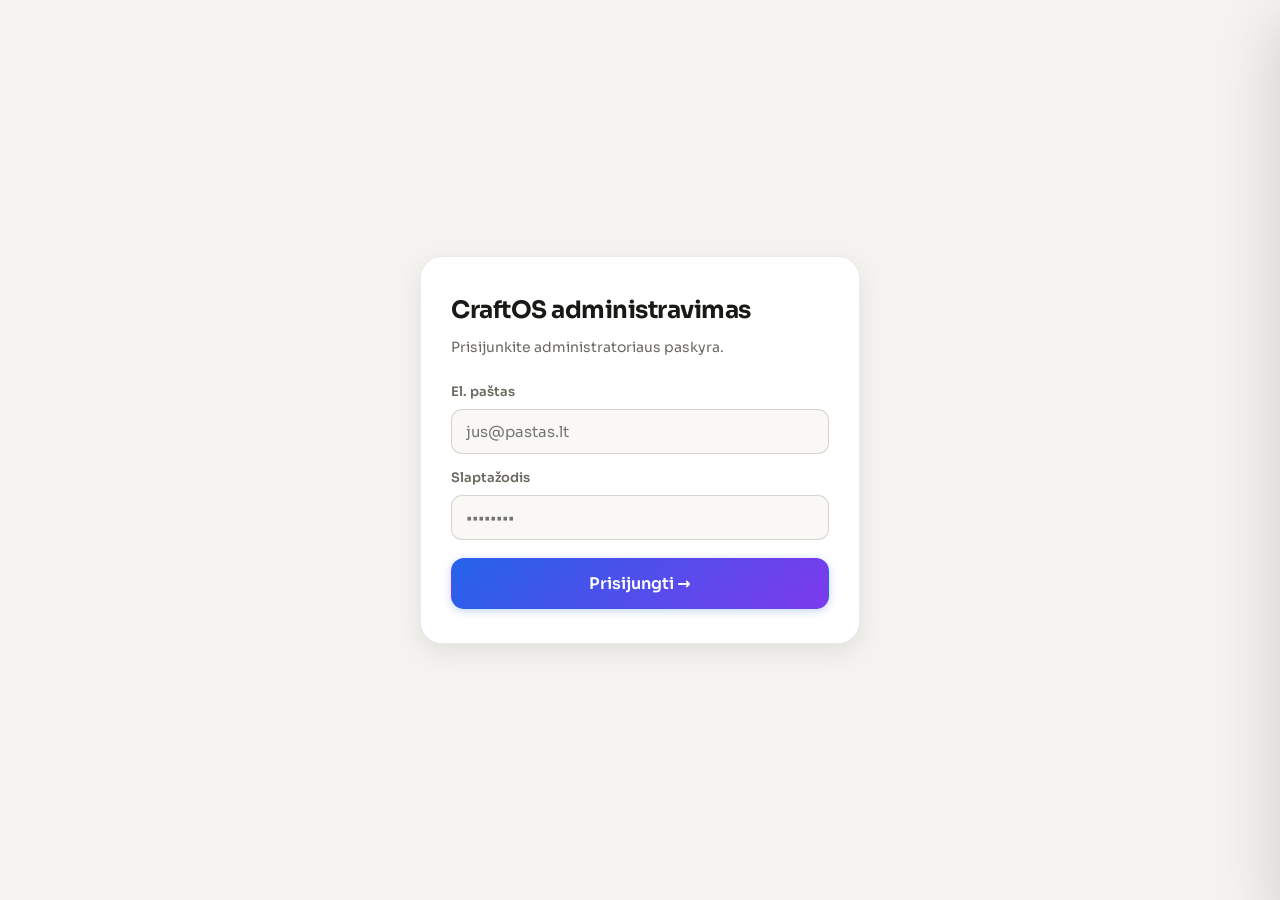
<file: admin/index.html>
<!DOCTYPE html>
<html lang="lt">
<head>
<meta charset="UTF-8">
<meta name="viewport" content="width=device-width, initial-scale=1.0">
<title>CraftOS — Administravimas</title>
<link rel="icon" type="image/png" href="../shared/craftos-favicon.png">
<link href="https://fonts.googleapis.com/css2?family=Sora:wght@300;400;500;600;700&family=IBM+Plex+Mono:wght@400;500&display=swap" rel="stylesheet">
<link rel="stylesheet" href="../fabsuite/styles.css">
<script src="../config.js"></script>
<style>
  body{overflow-x:hidden}
  .topbar{position:sticky;top:0;z-index:40;background:var(--surface);border-bottom:1px solid var(--border);padding:0}
  .topbar .wrap{display:flex;align-items:center;gap:14px;height:60px;max-width:1200px}
  .topbar .who{margin-left:auto;font-size:13px;color:var(--muted)}
  .page{max-width:1200px;margin:0 auto;padding:24px 22px 80px}
  .stats{display:grid;grid-template-columns:repeat(6,1fr);gap:12px;margin-bottom:26px}
  @media(max-width:900px){.stats{grid-template-columns:repeat(2,1fr)}}
  .stat{background:var(--surface);border:1px solid var(--border);border-radius:var(--r);padding:16px}
  .stat .n{font-size:28px;font-weight:700;letter-spacing:-.02em;line-height:1}
  .stat .l{font-size:12px;color:var(--muted);margin-top:6px}
  .stat.accent{background:linear-gradient(135deg,var(--blue),var(--purple));color:#fff;border:0}
  .stat.accent .l{color:rgba(255,255,255,.85)}
  .toolbar{display:flex;gap:10px;align-items:center;margin-bottom:14px;flex-wrap:wrap}
  .toolbar input,.toolbar select{padding:10px 12px;border-radius:10px}
  .toolbar input{flex:1;min-width:200px}
  table{width:100%;border-collapse:collapse;background:var(--surface);border:1px solid var(--border);border-radius:var(--r);overflow:hidden}
  th,td{text-align:left;padding:12px 14px;font-size:13.5px;border-bottom:1px solid var(--border)}
  th{font-size:11px;text-transform:uppercase;letter-spacing:.06em;color:var(--hint);font-weight:600;background:var(--surface2)}
  tbody tr{cursor:pointer}
  tbody tr:hover{background:var(--surface2)}
  td .mono{font-size:12px;color:var(--muted)}
  .empty{padding:40px;text-align:center;color:var(--hint)}
  /* drawer */
  .scrim{position:fixed;inset:0;background:rgba(0,0,0,.45);z-index:60;display:none}
  .scrim.show{display:block}
  .drawer{position:fixed;top:0;right:0;height:100%;width:min(560px,100%);background:var(--bg);z-index:61;
    box-shadow:var(--sh3);transform:translateX(100%);transition:transform .2s;overflow-y:auto;padding:24px}
  .drawer.show{transform:none}
  .drawer h2{font-size:22px;letter-spacing:-.02em}
  .drawer .close{position:absolute;top:18px;right:18px;font-size:22px;background:none;border:0;color:var(--muted);cursor:pointer}
  .act{background:var(--surface);border:1px solid var(--border);border-radius:var(--r);padding:16px;margin-top:12px}
  .act h4{font-size:14px;margin-bottom:4px}
  .act p{font-size:12.5px;color:var(--muted);margin-bottom:10px}
  .act .row2{display:flex;gap:8px;align-items:center}
  .danger-zone{border-color:var(--red-t)}
  details summary{cursor:pointer;font-size:13px;color:var(--muted);padding:8px 0}
  .kv{display:flex;justify-content:space-between;gap:12px;font-size:13.5px;padding:7px 0;border-bottom:1px dashed var(--border)}
  .kv .k{color:var(--muted)}
  .toast{position:fixed;bottom:22px;left:50%;transform:translateX(-50%);background:var(--text);color:var(--bg);
    padding:12px 18px;border-radius:11px;font-size:14px;font-weight:600;z-index:200;box-shadow:var(--sh3);opacity:0;transition:opacity .2s;pointer-events:none}
  .toast.show{opacity:1}
  .log-item{font-size:12.5px;color:var(--muted);padding:6px 0;border-bottom:1px dashed var(--border)}
  .log-item b{color:var(--text)}
</style>
</head>
<body>

<!-- LOGIN -->
<div class="shell" id="login">
  <div class="panel">
    <h2>CraftOS administravimas</h2>
    <div class="sub">Prisijunkite administratoriaus paskyra.</div>
    <label>El. paštas</label>
    <input id="le" type="email" autocomplete="username" placeholder="jus@pastas.lt">
    <label>Slaptažodis</label>
    <input id="lp" type="password" autocomplete="current-password" placeholder="••••••••">
    <div class="err" id="lerr"></div>
    <button class="btn btn-primary btn-block btn-lg" id="lgo" style="margin-top:18px" onclick="doLogin()">Prisijungti →</button>
  </div>
</div>

<!-- APP -->
<div id="app" style="display:none">
  <div class="topbar"><div class="wrap" style="margin:0 auto;padding:0 22px">
    <a class="brand" href="#" onclick="refreshAll();return false"><img class="brand-logo" src="../shared/craftos-icon.png" alt="CraftOS" style="height:22px;display:inline-block;vertical-align:middle"> Administravimas</a>
    <div class="who"><span id="me"></span> · <a href="#" onclick="logout();return false" style="color:var(--blue)">Atsijungti</a></div>
  </div></div>

  <div class="page">
    <div class="stats" id="stats"></div>

    <h3 style="font-size:18px;margin:0 0 12px">Klientai</h3>
    <div class="toolbar">
      <input id="search" placeholder="Ieškoti pagal pavadinimą, kodą ar el. paštą…" oninput="debouncedLoad()">
      <select id="status" onchange="loadOrgs()">
        <option value="">Visi statusai</option>
        <option value="active">Aktyvūs</option>
        <option value="trialing">Bandymas</option>
        <option value="past_due">Vėluoja mokėjimas</option>
        <option value="canceled">Atšaukti</option>
        <option value="unpaid">Neapmokėti</option>
        <option value="none">Be plano</option>
        <option value="comp">Nemokama prieiga</option>
      </select>
      <button class="btn" onclick="loadOrgs()">↻ Atnaujinti</button>
    </div>
    <table>
      <thead><tr><th>Įmonė</th><th>Kodas</th><th>Vadovas</th><th>Planas</th><th>Statusas</th><th>Galioja iki</th></tr></thead>
      <tbody id="rows"><tr><td colspan="6" class="empty">Kraunama…</td></tr></tbody>
    </table>
    <div id="more" style="text-align:center;margin-top:14px"></div>

    <h3 style="font-size:18px;margin:30px 0 12px">Paskutiniai veiksmai</h3>
    <div class="card" id="activity"><div class="empty">—</div></div>
  </div>
</div>

<div class="scrim" id="scrim" onclick="closeDrawer()"></div>
<div class="drawer" id="drawer"></div>
<div class="toast" id="toast"></div>

<script>
var CFG = window.FAB_CONFIG || {};
var URL_ = CFG.SUPABASE_URL, KEY = CFG.SUPABASE_ANON_KEY;
var SESSION = null;
try { SESSION = JSON.parse(localStorage.getItem("fab_admin_session") || "null"); } catch(e){}

function toast(m){ var t=document.getElementById("toast"); t.textContent=m; t.classList.add("show"); setTimeout(function(){t.classList.remove("show");},2200); }
function esc(s){ return String(s==null?"":s).replace(/[&<>"]/g,function(c){return {"&":"&amp;","<":"&lt;",">":"&gt;",'"':"&quot;"}[c];}); }
function fmtDate(iso){ if(!iso) return "—"; try{ return new Date(iso).toLocaleDateString("lt-LT"); }catch(e){ return "—"; } }
function fmtDateTime(iso){ try{ return new Date(iso).toLocaleString("lt-LT"); }catch(e){ return iso; } }

var STATUS = {
  active:["green","Aktyvi"], trialing:["green","Bandymas"], past_due:["amber","Vėluoja"],
  unpaid:["red","Neapmokėta"], canceled:["red","Atšaukta"], none:["grey","Be plano"], incomplete:["grey","Nebaigta"],
};
function pill(o){
  if(o.comp) return '<span class="pill green">Nemokama</span>';
  var m = STATUS[o.status] || ["grey", o.status||"—"];
  return '<span class="pill '+m[0]+'">'+m[1]+'</span>';
}
function planName(p){ return p==="suite"?"CraftOS (abu)":p==="nesting"?"Nesting":p==="db"?"DB":"—"; }

// ── auth + api ──
async function signIn(email, pw){
  var r = await fetch(URL_+"/auth/v1/token?grant_type=password", {
    method:"POST", headers:{apikey:KEY,"Content-Type":"application/json"},
    body: JSON.stringify({email:email, password:pw}),
  });
  return r.json();
}
async function api(action, params){
  if(!SESSION) throw new Error("Neprisijungta");
  var r = await fetch(URL_+"/functions/v1/admin", {
    method:"POST",
    headers:{apikey:KEY,"Authorization":"Bearer "+SESSION.access,"Content-Type":"application/json"},
    body: JSON.stringify(Object.assign({action:action}, params||{})),
  });
  var d = await r.json().catch(function(){return {};});
  if(!r.ok) throw new Error(d.error || ("Klaida "+r.status));
  return d;
}

async function doLogin(){
  var e=document.getElementById("le").value.trim(), p=document.getElementById("lp").value;
  var err=document.getElementById("lerr"); err.classList.remove("show");
  var b=document.getElementById("lgo"); b.disabled=true; b.innerHTML='<span class="spin"></span> Jungiamasi…';
  try{
    var res = await signIn(e,p);
    if(!res.access_token){ err.textContent="Neteisingas el. paštas arba slaptažodis."; err.classList.add("show"); return; }
    SESSION = { access:res.access_token, refresh:res.refresh_token, email:res.user&&res.user.email };
    localStorage.setItem("fab_admin_session", JSON.stringify(SESSION));
    await enter();
  }catch(ex){ err.textContent="Klaida: "+ex.message; err.classList.add("show"); }
  finally{ b.disabled=false; b.textContent="Prisijungti →"; }
}
function logout(){ localStorage.removeItem("fab_admin_session"); SESSION=null; location.reload(); }

function showLogin(){ document.getElementById("login").style.display="flex"; document.getElementById("app").style.display="none"; }
async function enter(){
  try{
    await loadStats(); // also confirms admin rights (403 → caught)
  }catch(ex){
    var m=String(ex.message||"");
    if(m.indexOf("administrato")>=0 || m.indexOf("teis")>=0){
      alert("Ši paskyra neturi administratoriaus teisių.\n\n"+m); logout(); return;
    }
    if(m.indexOf("prisijung")>=0 || m.indexOf("401")>=0 || m.indexOf("Sesija")>=0){
      // expired/invalid session → quietly return to login
      localStorage.removeItem("fab_admin_session"); SESSION=null; showLogin(); return;
    }
    alert("Klaida: "+m); showLogin(); return;
  }
  document.getElementById("login").style.display="none";
  document.getElementById("app").style.display="block";
  document.getElementById("me").textContent = SESSION.email||"";
  loadOrgs();
}

// ── dashboard ──
async function loadStats(){
  var d = await api("stats");
  var t = d.totals;
  var cards = [
    {n:t.customers, l:"Klientai"},
    {n:t.active, l:"Aktyvūs"},
    {n:t.trialing, l:"Bandymai"},
    {n:t.past_due, l:"Vėluoja"},
    {n:t.comp, l:"Nemokami"},
    {n:"€"+(d.mrr_eur||0), l:"MRR (per mėn.)", accent:true},
  ];
  document.getElementById("stats").innerHTML = cards.map(function(c){
    return '<div class="stat'+(c.accent?' accent':'')+'"><div class="n">'+esc(c.n)+'</div><div class="l">'+c.l+'</div></div>';
  }).join("");
  renderActivity(d.activity);
}
function renderActivity(log){
  var el=document.getElementById("activity");
  if(!log || !log.length){ el.innerHTML='<div class="empty">Veiksmų dar nėra.</div>'; return; }
  el.innerHTML = log.map(function(a){
    return '<div class="log-item">'+fmtDateTime(a.at)+' · <b>'+esc(actionLabel(a.action))+'</b>'+(a.workspace_code?' · '+esc(a.workspace_code):'')+' · '+esc(a.admin_email||'')+'</div>';
  }).join("");
}
function actionLabel(a){
  return ({grant_free_access:"Suteikta nemokama prieiga",revoke_free_access:"Atšaukta nemokama prieiga",
    extend_access:"Pratęsta prieiga",cancel_subscription:"Atšaukta prenumerata",set_owner_password:"Pakeistas slaptažodis",
    manual_override:"Rankinis koregavimas",delete_org:"Pašalintas klientas"})[a] || a;
}

// ── customers table ──
var _t;
function debouncedLoad(){ clearTimeout(_t); _t=setTimeout(loadOrgs, 300); }
async function loadOrgs(){
  var search=document.getElementById("search").value.trim();
  var status=document.getElementById("status").value;
  document.getElementById("rows").innerHTML='<tr><td colspan="6" class="empty">Kraunama…</td></tr>';
  try{
    var d = await api("list_orgs", {search:search, status:status, limit:100});
    var rows = d.orgs||[];
    if(!rows.length){ document.getElementById("rows").innerHTML='<tr><td colspan="6" class="empty">Nieko nerasta.</td></tr>'; document.getElementById("more").textContent=""; return; }
    document.getElementById("rows").innerHTML = rows.map(function(o){
      return '<tr onclick="openDrawer(\''+esc(o.workspace_code)+'\')">'
        +'<td>'+esc(o.name||"—")+'</td>'
        +'<td class="mono">'+esc(o.workspace_code)+'</td>'
        +'<td class="mono">'+esc(o.owner_email||"—")+'</td>'
        +'<td>'+planName(o.plan)+'</td>'
        +'<td>'+pill(o)+'</td>'
        +'<td>'+fmtDate(o.current_period_end||o.trial_end)+'</td>'
        +'</tr>';
    }).join("");
    document.getElementById("more").textContent = d.total>rows.length ? ("Rodoma "+rows.length+" iš "+d.total) : "";
  }catch(ex){ document.getElementById("rows").innerHTML='<tr><td colspan="6" class="empty">Klaida: '+esc(ex.message)+'</td></tr>'; }
}

function refreshAll(){ loadStats(); loadOrgs(); }

// ── customer drawer ──
var CUR=null;
async function openDrawer(code){
  document.getElementById("scrim").classList.add("show");
  var dr=document.getElementById("drawer"); dr.classList.add("show");
  dr.innerHTML='<button class="close" onclick="closeDrawer()">✕</button><div class="empty">Kraunama…</div>';
  try{
    var d = await api("get_org", {workspace_code:code});
    CUR = d.org;
    dr.innerHTML = drawerHtml(d);
  }catch(ex){ dr.innerHTML='<button class="close" onclick="closeDrawer()">✕</button><div class="empty">Klaida: '+esc(ex.message)+'</div>'; }
}
function closeDrawer(){ document.getElementById("scrim").classList.remove("show"); document.getElementById("drawer").classList.remove("show"); }

function drawerHtml(d){
  var o=d.org;
  var members = (d.members||[]).map(function(m){ return '<div class="kv"><span class="k">'+esc(m.role)+'</span><span>'+esc(m.email||m.user_id)+'</span></div>'; }).join("") || '<div class="empty" style="padding:10px">—</div>';
  var act = (d.activity||[]).map(function(a){ return '<div class="log-item">'+fmtDateTime(a.at)+' · <b>'+esc(actionLabel(a.action))+'</b></div>'; }).join("") || '<div class="empty" style="padding:10px">—</div>';
  return ''
  +'<button class="close" onclick="closeDrawer()">✕</button>'
  +'<h2>'+esc(o.name||o.workspace_code)+'</h2>'
  +'<div style="margin:6px 0 16px">'+pill(o)+' <span class="mono" style="font-size:12px;color:var(--hint)">'+esc(o.workspace_code)+'</span></div>'
  +'<div class="card">'
    +'<div class="kv"><span class="k">Vadovas</span><span>'+esc(o.owner_email||"—")+'</span></div>'
    +'<div class="kv"><span class="k">Planas</span><span>'+planName(o.plan)+' ('+esc(o.billing_interval||"—")+')</span></div>'
    +'<div class="kv"><span class="k">Programos</span><span>'+esc((o.apps||[]).join(", ")||"—")+'</span></div>'
    +'<div class="kv"><span class="k">Galioja iki</span><span>'+fmtDate(o.current_period_end||o.trial_end)+'</span></div>'
    +'<div class="kv"><span class="k">Sukurta</span><span>'+fmtDate(o.created_at)+'</span></div>'
  +'</div>'

  // grant/revoke free access
  +'<div class="act"><h4>Nemokama prieiga</h4>'
    +'<p>'+(o.comp?'Šis klientas turi nemokamą prieigą prie visko.':'Suteikti šiam klientui nemokamą prieigą (be Stripe).')+'</p>'
    +(o.comp
      ? '<button class="btn" onclick="act(\'set_comp\',{comp:false},\'Atšaukti nemokamą prieigą?\')">Atšaukti nemokamą prieigą</button>'
      : '<button class="btn btn-primary" onclick="act(\'set_comp\',{comp:true})">Suteikti nemokamą prieigą</button>')
  +'</div>'

  // extend
  +'<div class="act"><h4>Pratęsti prieigą</h4>'
    +'<p>Pridėti dienų prie galiojimo (pvz. pratęsti bandymą). Nepriklauso nuo Stripe.</p>'
    +'<div class="row2"><input id="ext-days" type="number" value="14" min="1" max="365" style="width:90px">'
    +'<button class="btn btn-primary" onclick="act(\'extend_trial\',{days:Number(document.getElementById(\'ext-days\').value)})">Pratęsti</button></div>'
  +'</div>'

  // cancel
  +'<div class="act"><h4>Atšaukti prenumeratą</h4>'
    +'<p>Atšaukti Stripe prenumeratą. Pasibaigus laikotarpiui — prieiga dingsta.</p>'
    +'<div class="row2">'
      +'<button class="btn" onclick="act(\'cancel_subscription\',{immediately:false},\'Atšaukti laikotarpio pabaigoje?\')">Laikotarpio pabaigoje</button>'
      +'<button class="btn btn-danger" onclick="act(\'cancel_subscription\',{immediately:true},\'Atšaukti NEDELSIANT? Prieiga dings iškart.\')">Nedelsiant</button>'
    +'</div>'
  +'</div>'

  // owner password
  +'<div class="act"><h4>Vadovo slaptažodis</h4>'
    +'<p>Nustatyti naują slaptažodį šio kliento vadovui (jei jis pamiršo).</p>'
    +'<div class="row2"><input id="newpw" type="text" placeholder="naujas slaptažodis" style="flex:1">'
    +'<button class="btn btn-primary" onclick="setPw()">Nustatyti</button></div>'
  +'</div>'

  // stripe
  +'<div class="act"><h4>Stripe (pinigai, sąskaitos, grąžinimai)</h4>'
    +'<p>Atidaryti šį klientą Stripe valdymo skydelyje.</p>'
    +'<button class="btn" onclick="openStripe()">Atidaryti Stripe ↗</button>'
  +'</div>'

  // members
  +'<div class="act"><h4>Komanda</h4>'+members+'</div>'

  // advanced override
  +'<details><summary>Papildomi nustatymai (rankinis koregavimas)</summary>'
    +'<div class="act"><h4>Pakeisti statusą / programas</h4>'
      +'<p>Naudokite tik jei reikia ištaisyti neatitikimą.</p>'
      +'<div class="row2"><select id="ov-status">'
        +['','active','trialing','past_due','canceled','none'].map(function(s){return '<option value="'+s+'">'+(s||'(nekeisti statuso)')+'</option>';}).join("")
      +'</select></div>'
      +'<div class="row2" style="margin-top:8px">'
        +APP_CATALOG.map(function(a,i){
            var on = (o.apps||[]).indexOf(a[0])>=0 ? ' checked' : '';
            return '<label style="margin:0'+(i?';margin-left:14px':'')+'">'
                 + '<input type="checkbox" id="ov-'+a[0]+'" style="width:auto"'+on+'> '+a[1]+'</label>';
          }).join("")
        +'<button class="btn" style="margin-left:auto" onclick="doOverride()">Išsaugoti</button>'
      +'</div>'
    +'</div>'
    +'<div class="act danger-zone"><h4 style="color:var(--red-t)">Pašalinti klientą</h4>'
      +'<p>Pašalina klientą iš registro (duomenys lieka). Negrįžtama.</p>'
      +'<button class="btn btn-danger" onclick="doDelete(\''+esc(o.workspace_code)+'\')">Pašalinti…</button>'
    +'</div>'
  +'</details>'

  +'<h4 style="margin:18px 0 6px;font-size:13px;color:var(--muted)">Šio kliento veiksmai</h4>'+act;
}

// ── drawer actions ──
async function act(action, params, confirmMsg){
  if(confirmMsg && !confirm(confirmMsg)) return;
  try{
    var d = await api(action, Object.assign({workspace_code:CUR.workspace_code}, params));
    toast("Atlikta ✓");
    if(d.org) { CUR=d.org; }
    await openDrawer(CUR.workspace_code);
    refreshAll();
  }catch(ex){ alert("Klaida: "+ex.message); }
}
async function setPw(){
  var pw=document.getElementById("newpw").value;
  if(pw.length<6){ alert("Slaptažodis turi būti bent 6 simbolių."); return; }
  if(!confirm("Nustatyti naują vadovo slaptažodį?")) return;
  try{ await api("set_owner_password",{workspace_code:CUR.workspace_code,password:pw}); toast("Slaptažodis pakeistas ✓"); document.getElementById("newpw").value=""; }
  catch(ex){ alert("Klaida: "+ex.message); }
}
async function openStripe(){
  try{ var d=await api("stripe_link",{workspace_code:CUR.workspace_code}); window.open(d.live,"_blank"); }
  catch(ex){ alert(ex.message); }
}
// Every sellable app, in the order the storefront lists them. Adding an app to
// the suite means adding it here too, or it cannot be granted by hand.
var APP_CATALOG=[["crm","CRM"],["offer","Offer"],["invoices","Invoices"],
                 ["nesting","Nesting"],["db","DB"]];
async function doOverride(){
  var status=document.getElementById("ov-status").value;
  var apps=APP_CATALOG.filter(function(a){
    var el=document.getElementById("ov-"+a[0]); return el && el.checked;
  }).map(function(a){ return a[0]; });
  var params={workspace_code:CUR.workspace_code};
  if(status) params.status=status;
  params.apps=apps; // explicit apps set
  try{ var d=await api("set_override",params); toast("Išsaugota ✓"); CUR=d.org; openDrawer(CUR.workspace_code); refreshAll(); }
  catch(ex){ alert("Klaida: "+ex.message); }
}
async function doDelete(code){
  var c=prompt("Norėdami pašalinti, įveskite kodą: "+code);
  if(!c) return;
  try{ await api("delete_org",{workspace_code:code,confirm:c}); toast("Pašalinta"); closeDrawer(); refreshAll(); }
  catch(ex){ alert("Klaida: "+ex.message); }
}

// ── boot ──
if(!URL_ || !KEY){
  document.getElementById("login").innerHTML='<div class="panel"><h2>Konfigūracija nerasta</h2><div class="sub">Trūksta config.js (SUPABASE_URL / anon raktas).</div></div>';
} else if(SESSION && SESSION.access){
  enter().catch(function(){ document.getElementById("login").style.display="flex"; });
}
document.getElementById("lp").addEventListener("keydown",function(e){ if(e.key==="Enter") doLogin(); });
</script>
</body>
</html>
</file>
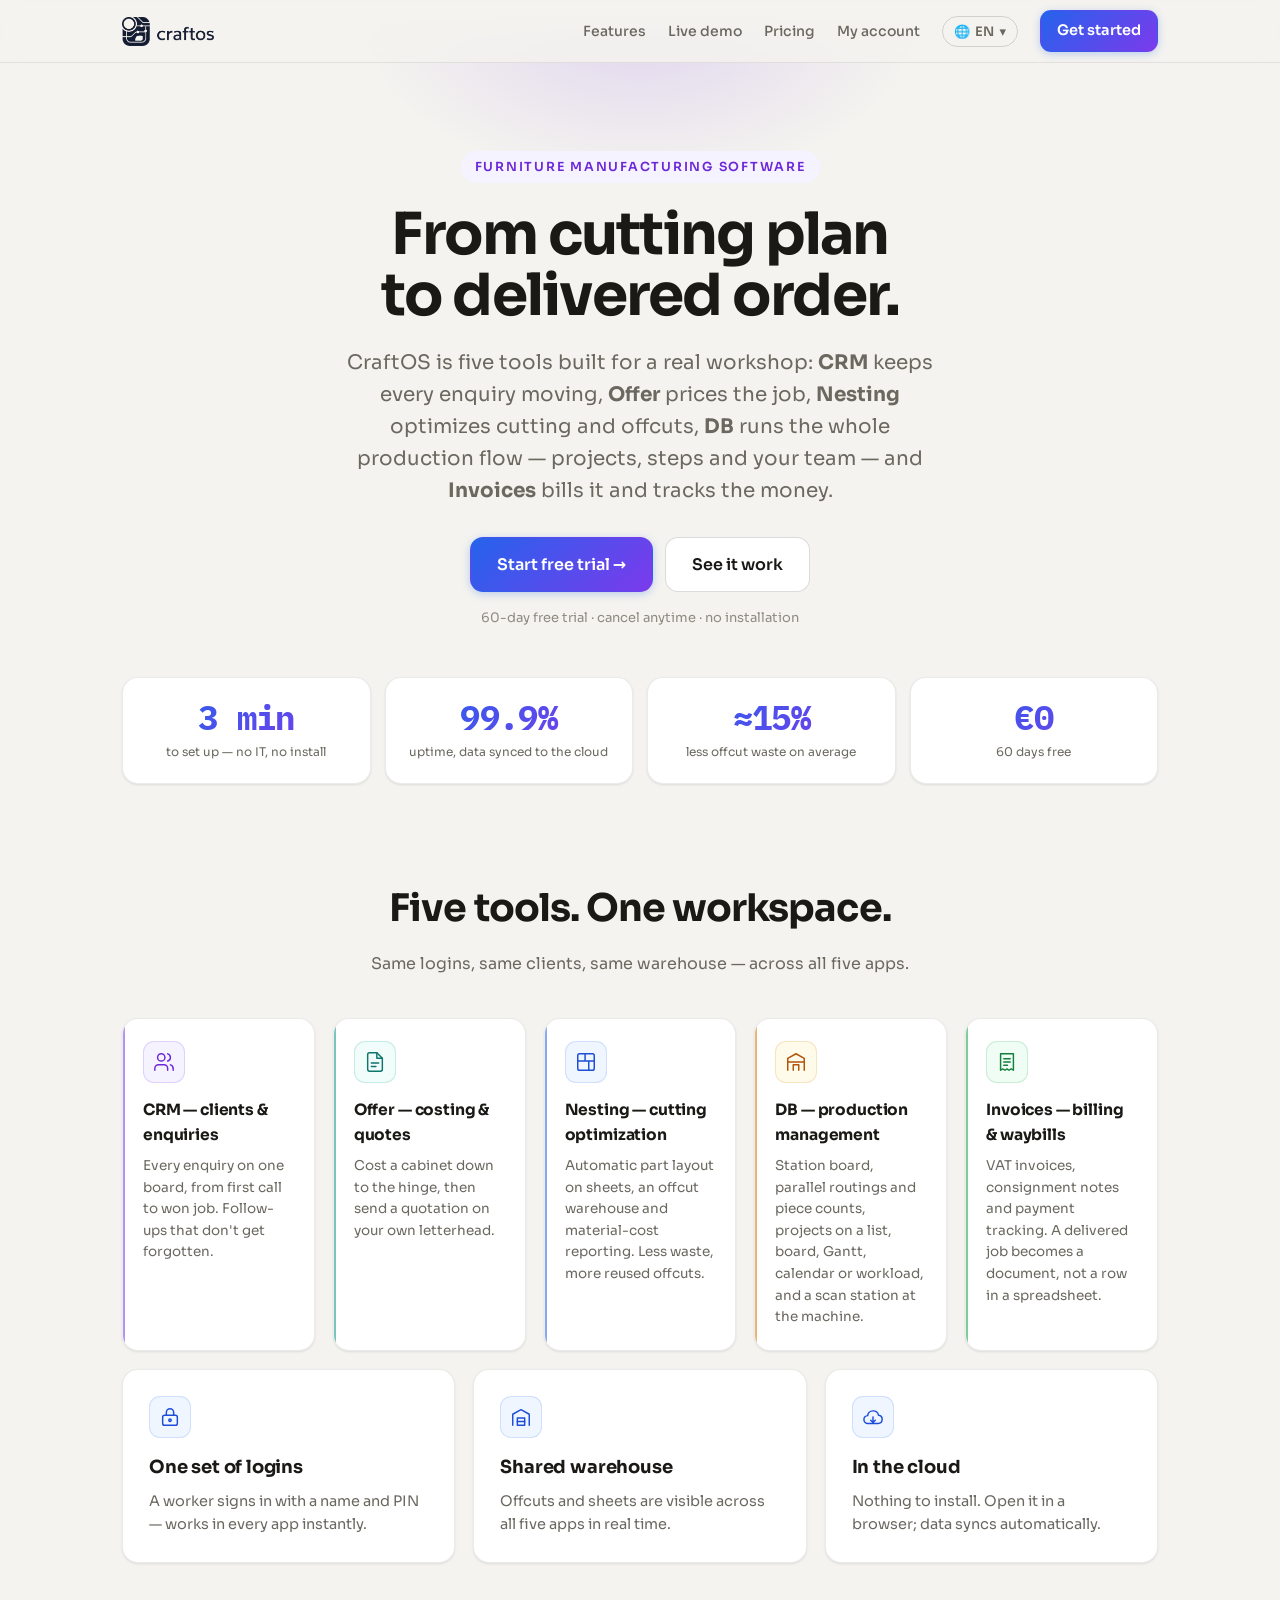
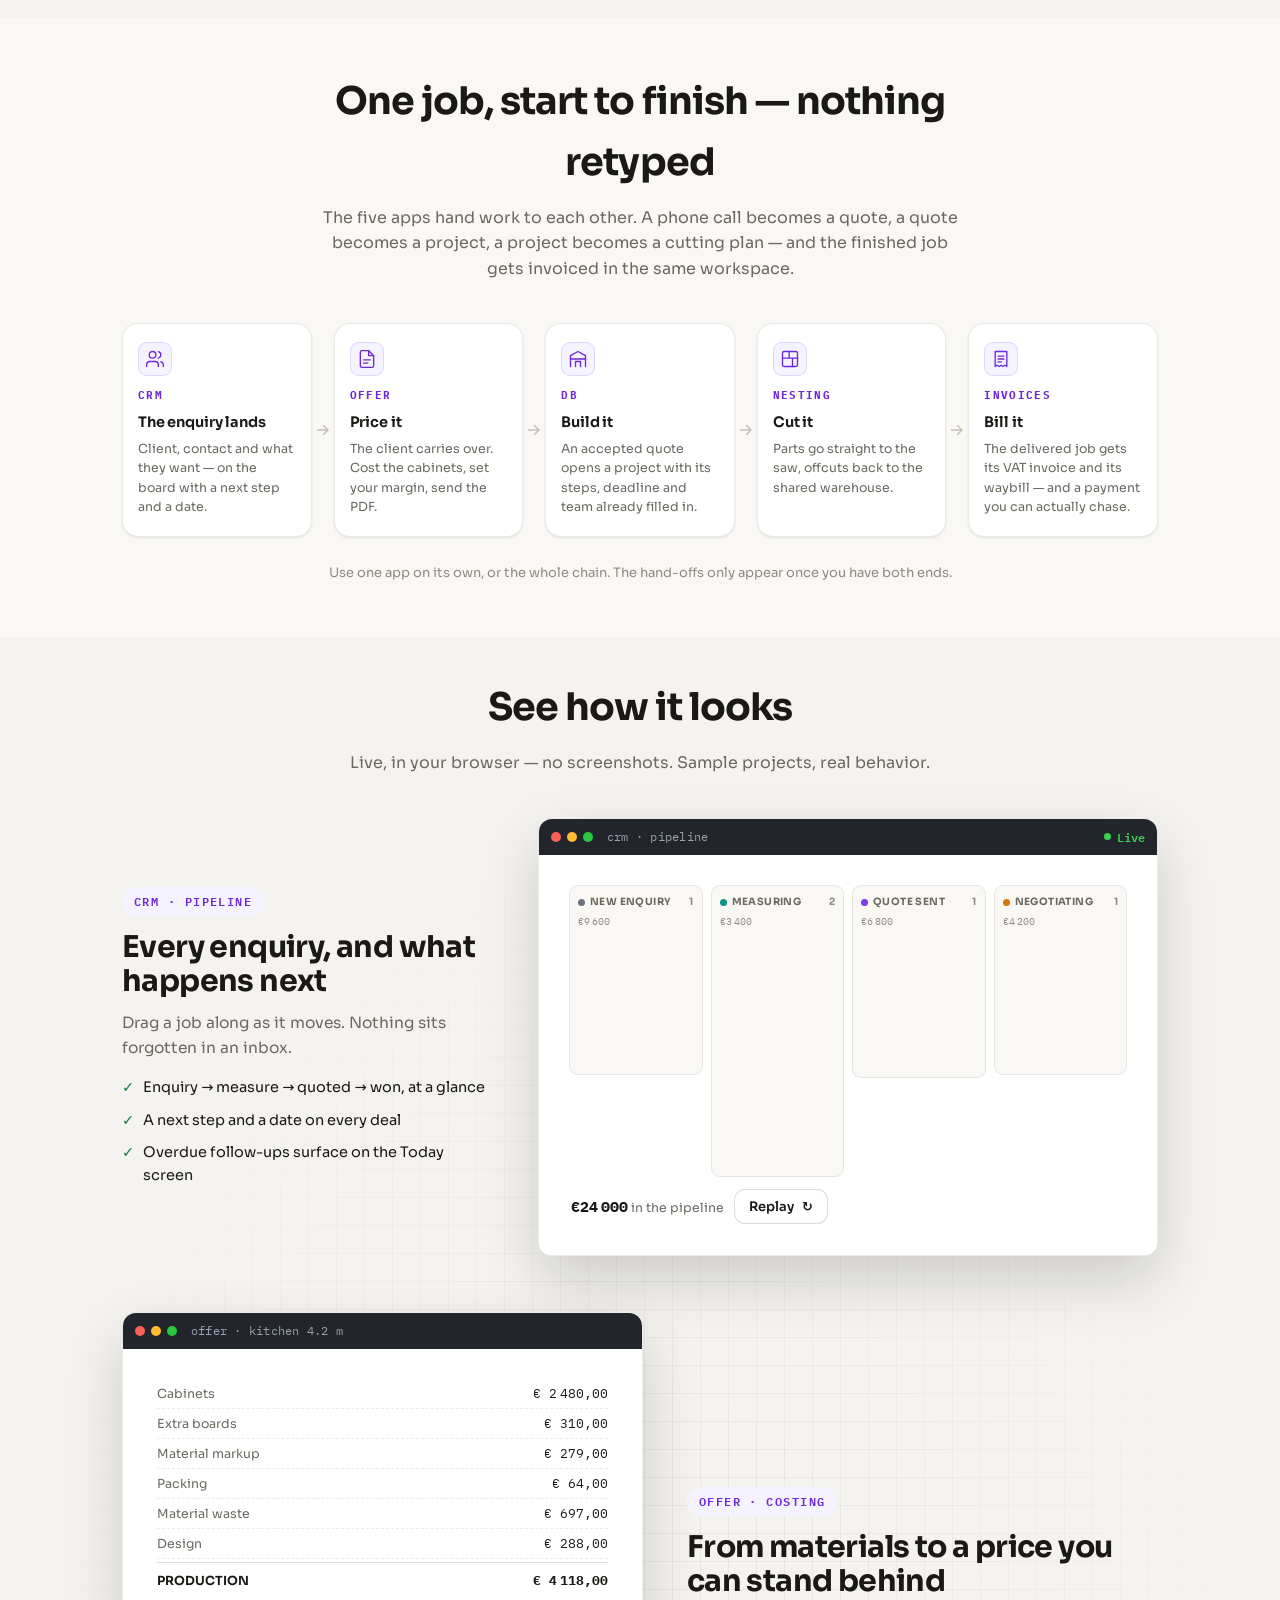
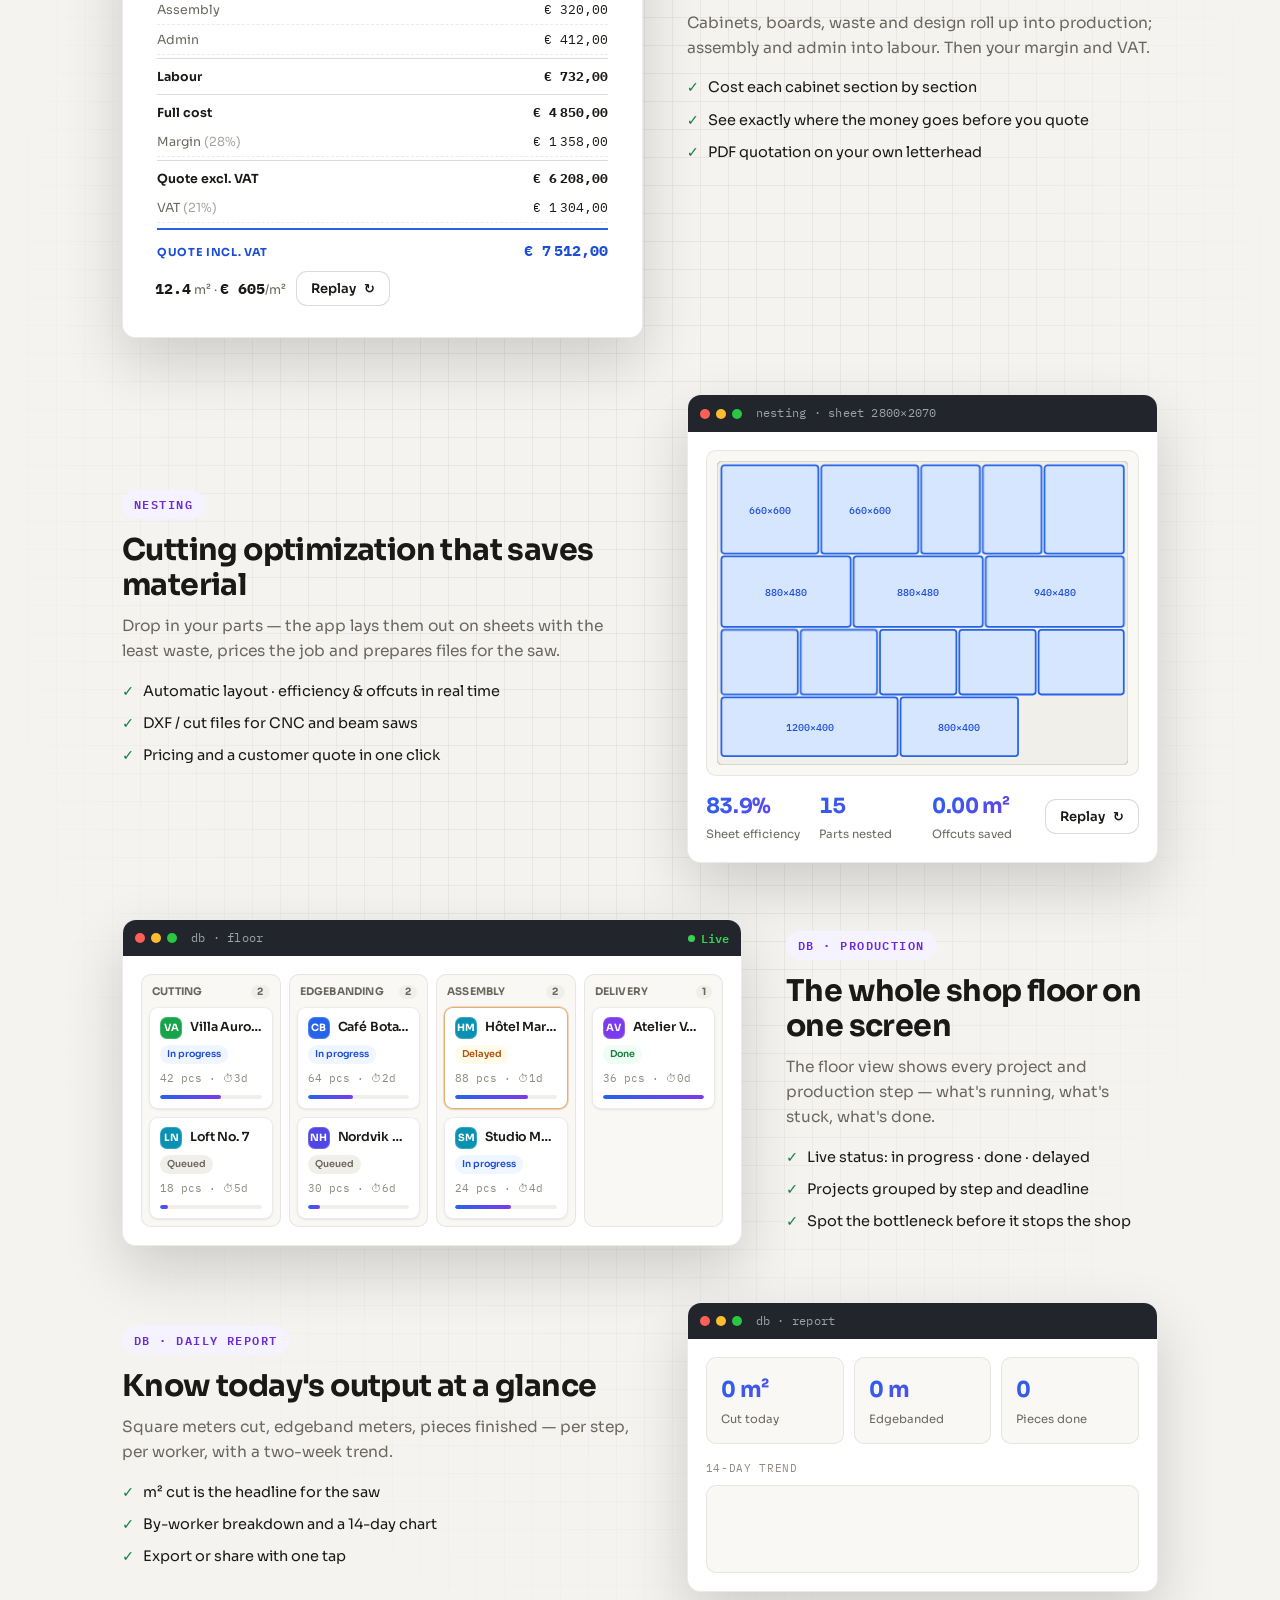
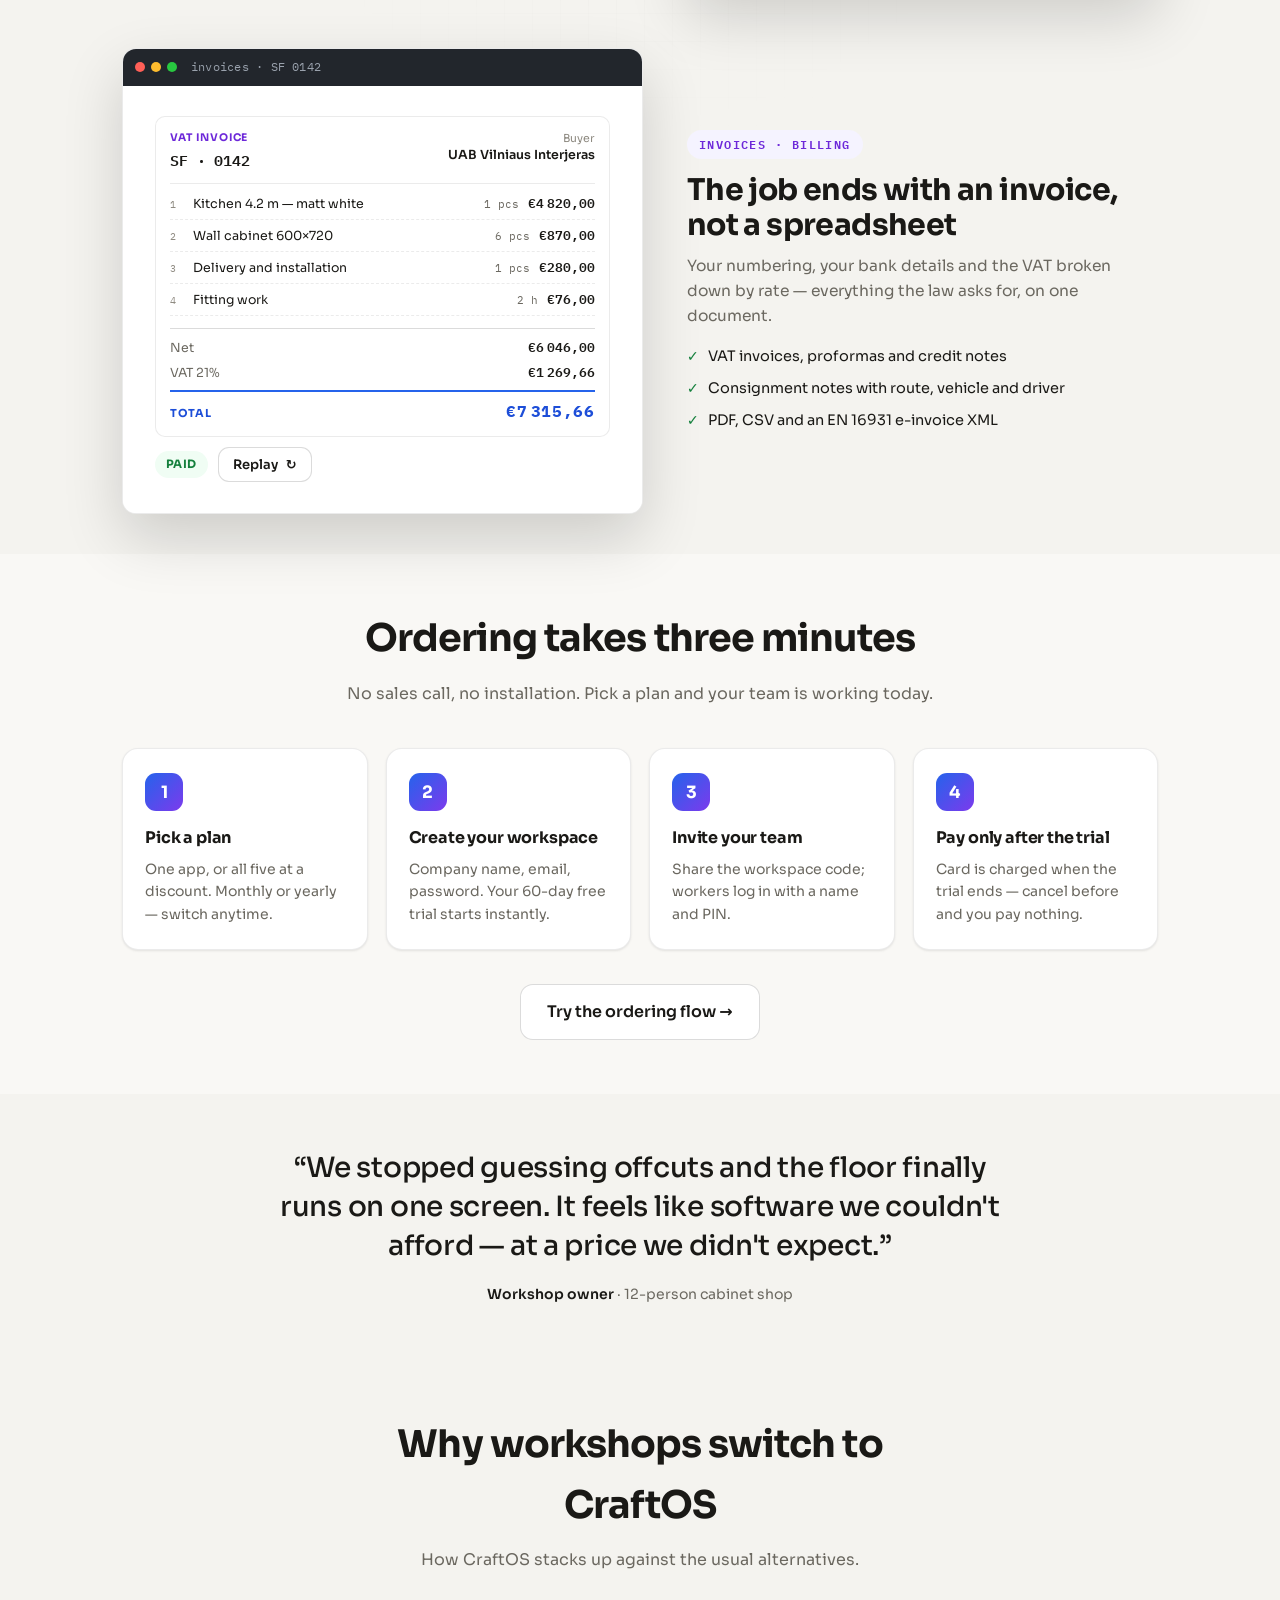
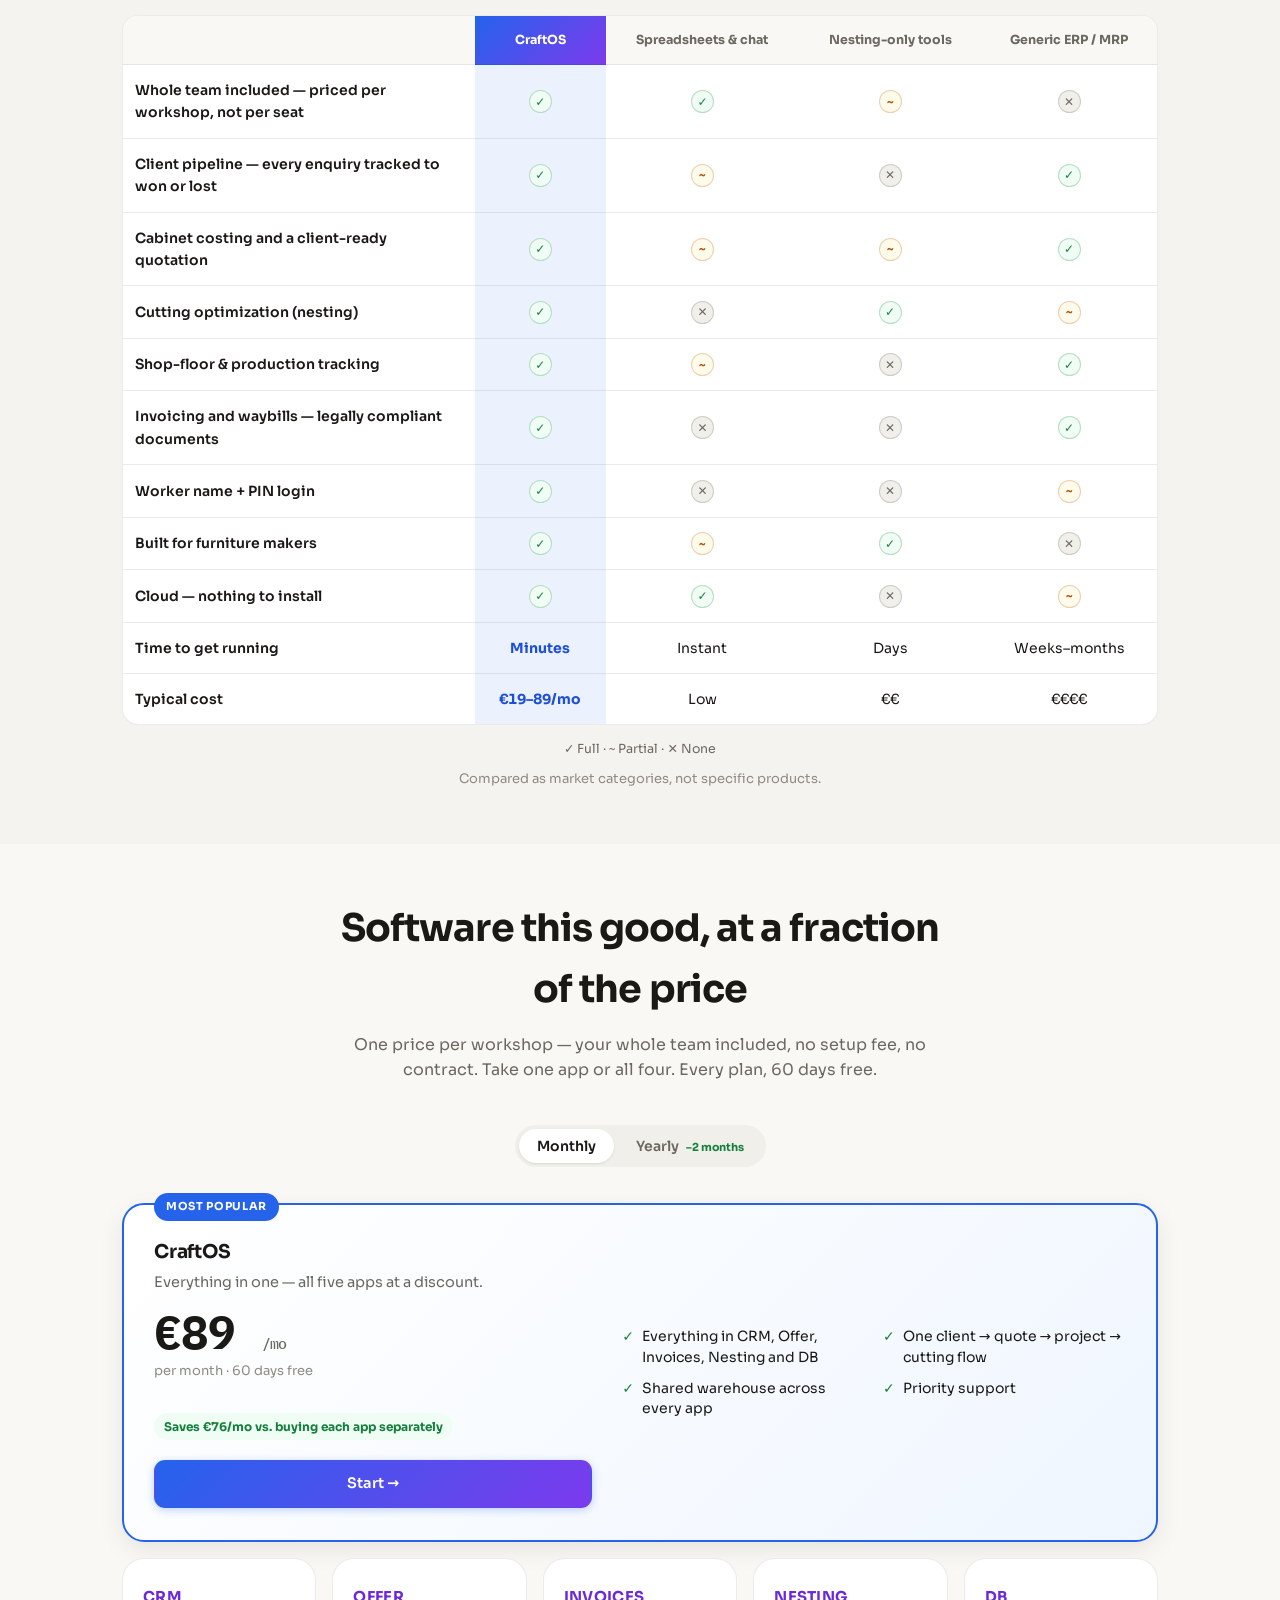
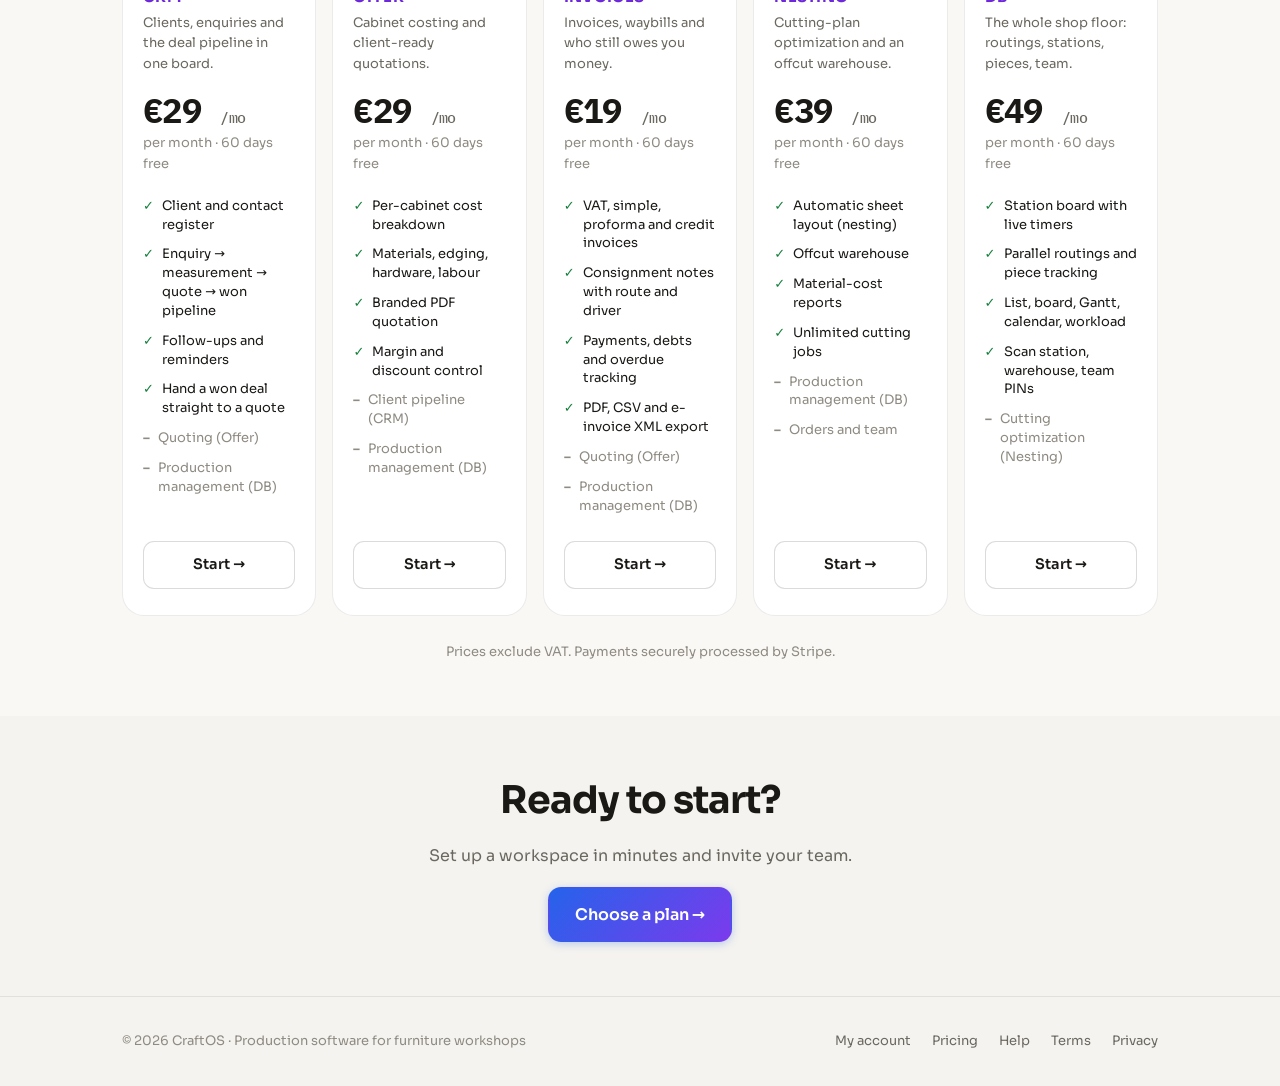
<file: fabsuite/index.html>
<!DOCTYPE html>
<html lang="en">
<head>
<meta charset="UTF-8">
<meta name="viewport" content="width=device-width, initial-scale=1.0">
<title data-i18n-title="meta.title.home">CraftOS</title>
<meta name="description" data-i18n-content="meta.desc" content="Nesting & production management for furniture makers.">
<link href="https://fonts.googleapis.com/css2?family=Sora:wght@300;400;500;600;700&family=IBM+Plex+Mono:wght@400;500&display=swap" rel="stylesheet">
<link rel="stylesheet" href="styles.css">
<link rel="icon" type="image/png" href="../shared/craftos-favicon.png">
<link rel="apple-touch-icon" href="../shared/craftos-icon.png">
<script src="config.js"></script>
<script>
/* ── Line icons ───────────────────────────────────────────────────────────
 * Same 24px single-stroke language as the apps themselves, so the site and the
 * product look like one thing. Emoji read as consumer software and render
 * differently on every OS; these do not.
 * ──────────────────────────────────────────────────────────────────────── */
var ICONS = {
  crm:      '<path d="M16 21v-2a4 4 0 0 0-4-4H6a4 4 0 0 0-4 4v2"/><circle cx="9" cy="7" r="4"/><path d="M22 21v-2a4 4 0 0 0-3-3.87"/><path d="M16 3.13a4 4 0 0 1 0 7.75"/>',
  offer:    '<path d="M14 2H6a2 2 0 0 0-2 2v16a2 2 0 0 0 2 2h12a2 2 0 0 0 2-2V8z"/><path d="M14 2v6h6"/><path d="M8 13h8M8 17h5"/>',
  nesting:  '<rect x="3" y="3" width="18" height="18" rx="2"/><path d="M3 11h18M11 3v8M15 11v10"/>',
  invoices: '<path d="M5 3h14v18l-2.4-1.5L14.2 21l-2.2-1.5L9.8 21l-2.4-1.5L5 21z"/><path d="M8.5 8.5h7M8.5 12h7M8.5 15.5h4"/>',
  db:       '<path d="M3 21V8l9-5 9 5v13"/><path d="M9 21v-6h6v6"/><path d="M3 12h18"/>',
  login:    '<rect x="4" y="10" width="16" height="11" rx="2"/><path d="M8 10V7a4 4 0 0 1 8 0v3"/><circle cx="12" cy="15.5" r="1.3"/>',
  warehouse:'<path d="M3 21V9l9-5 9 5v12"/><rect x="8" y="13" width="8" height="8"/><path d="M8 17h8"/>',
  cloud:    '<path d="M17.5 19a4.5 4.5 0 0 0 .5-8.97A6 6 0 0 0 6.2 10.5 3.75 3.75 0 0 0 6.5 19z"/><path d="M12 12v6"/><path d="M9.5 15.5 12 18l2.5-2.5"/>',
  arrow:    '<path d="M5 12h13"/><path d="M13 6l6 6-6 6"/>',
  bolt:     '<path d="M13 2 4 14h7l-1 8 9-12h-7z"/>',
  shield:   '<path d="M12 22s8-4 8-10V5l-8-3-8 3v7c0 6 8 10 8 10z"/><path d="M9 12l2 2 4-4"/>',
  euro:     '<path d="M17 5.5A7 7 0 0 0 7.5 9M7.5 15A7 7 0 0 0 17 18.5"/><path d="M3.5 10.5h9M3.5 13.5h9"/>',
  clock:    '<circle cx="12" cy="12" r="9"/><path d="M12 7v5l3.5 2"/>'
};
function ico(name, size){
  var d = ICONS[name]; if(!d) return "";
  var n = size || 22;
  return '<svg class="ico-svg" width="'+n+'" height="'+n+'" viewBox="0 0 24 24" fill="none" '+
    'stroke="currentColor" stroke-width="1.6" stroke-linecap="round" stroke-linejoin="round" '+
    'aria-hidden="true">'+d+'</svg>';
}
function paintIcons(){
  document.querySelectorAll("[data-ico]").forEach(function(el){
    var k = el.getAttribute("data-ico");
    if(el.getAttribute("data-painted") === k) return;
    el.innerHTML = ico(k, Number(el.getAttribute("data-ico-size")) || 22);
    el.setAttribute("data-painted", k);
  });
}
</script>

<script src="i18n.js"></script>
</head>
<body>

<nav class="nav">
  <div class="wrap">
    <a class="brand" href="index.html"><img class="brand-logo" src="../shared/craftos-logo.png" alt="CraftOS"></a>
    <div class="links">
      <a href="#features" class="hide-sm" data-i18n="nav.features">Features</a>
      <a href="#demo" class="hide-sm" data-i18n="nav.demo">Live demo</a>
      <a href="#pricing" class="hide-sm" data-i18n="nav.pricing">Pricing</a>
      <a href="account.html" class="hide-sm" data-i18n="nav.account">My account</a>
      <span class="lang-switch" data-lang-switch></span>
      <a class="btn btn-primary" href="#pricing" style="padding:8px 16px" data-i18n="nav.start">Get started</a>
    </div>
  </div>
</nav>

<header class="hero">
  <div class="wrap">
    <span class="eyebrow" data-i18n="hero.eyebrow">Furniture manufacturing software</span>
    <h1 data-i18n-html="hero.h1">From cutting plan<br>to delivered order.</h1>
    <p class="lead" data-i18n-html="hero.lead">CraftOS joins two tools built for a real workshop.</p>
    <div class="cta-row">
      <a class="btn btn-primary btn-lg" href="#pricing" data-i18n="hero.cta1">Start free trial →</a>
      <a class="btn btn-lg" href="#demo" data-i18n="hero.cta2">See it work</a>
    </div>
    <div class="note" data-i18n="hero.note">14-day free trial · cancel anytime · no installation</div>
  </div>
</header>

<!-- stats -->
<section style="padding:8px 0 40px">
  <div class="wrap">
    <div class="stats">
      <div class="stat"><div class="stat-n">3 min</div><div class="stat-l" data-i18n="stats.setup">to set up</div></div>
      <div class="stat"><div class="stat-n">99.9%</div><div class="stat-l" data-i18n="stats.uptime">uptime</div></div>
      <div class="stat"><div class="stat-n">≈15%</div><div class="stat-l" data-i18n="stats.waste">less offcut waste</div></div>
      <div class="stat"><div class="stat-n">€0</div><div class="stat-l" data-i18n="pricing.trial_short">14 days free</div></div>
    </div>
  </div>
</section>

<section id="features">
  <div class="wrap">
    <div class="sec-head">
      <h2 data-i18n="features.h2">Five tools. One workspace.</h2>
      <p data-i18n="features.sub">Same logins, same clients, same warehouse — across all five apps.</p>
    </div>
    <div class="apps">
      <div class="card app-card">
        <div class="ico" data-ico="crm"></div>
        <h3 data-i18n="features.crm.h3">CRM — clients &amp; enquiries</h3>
        <p data-i18n="features.crm.p">Every enquiry on one board, from first call to won job. Follow-ups that don't get forgotten.</p>
      </div>
      <div class="card app-card">
        <div class="ico" data-ico="offer"></div>
        <h3 data-i18n="features.offer.h3">Offer — costing &amp; quotes</h3>
        <p data-i18n="features.offer.p">Cost a cabinet down to the hinge, then send a quotation on your own letterhead.</p>
      </div>
      <div class="card app-card">
        <div class="ico" data-ico="nesting"></div>
        <h3 data-i18n="features.nesting.h3">Nesting — cutting optimization</h3>
        <p data-i18n="features.nesting.p">Automatic part layout on sheets, an offcut warehouse and material-cost reporting.</p>
      </div>
      <div class="card app-card">
        <div class="ico" data-ico="db"></div>
        <h3 data-i18n="features.db.h3">DB — production management</h3>
        <p data-i18n="features.db.p">Shop-floor view, production steps, projects and orders, team roles.</p>
      </div>
      <div class="card app-card">
        <div class="ico" data-ico="invoices"></div>
        <h3 data-i18n="features.invoices.h3">Invoices — billing &amp; waybills</h3>
        <p data-i18n="features.invoices.p">VAT invoices, consignment notes and who still owes you money.</p>
      </div>
    </div>
    <div class="grid grid-3" style="margin-top:18px">
      <div class="card"><div class="ico" data-ico="login"></div><h3 data-i18n="features.logins.h3">One set of logins</h3><p data-i18n="features.logins.p">A worker signs in with a name and PIN.</p></div>
      <div class="card"><div class="ico" data-ico="warehouse"></div><h3 data-i18n="features.warehouse.h3">Shared warehouse</h3><p data-i18n="features.warehouse.p">Offcuts and sheets visible across the apps in real time.</p></div>
      <div class="card"><div class="ico" data-ico="cloud"></div><h3 data-i18n="features.cloud.h3">In the cloud</h3><p data-i18n="features.cloud.p">Nothing to install. Open it in a browser.</p></div>
    </div>
  </div>
</section>

<!-- ══════════════ THE FLOW ══════════════ -->
<section id="flow" style="background:var(--surface2)">
  <div class="wrap">
    <div class="sec-head">
      <h2 data-i18n="flow.h2">One job, start to finish — nothing retyped</h2>
      <p data-i18n="flow.sub">The five apps hand work to each other. A phone call becomes a quote, a quote becomes a project, a project becomes a cutting plan — and the finished job gets invoiced in the same workspace.</p>
    </div>
    <ol class="flowchain">
      <li class="fc-step">
        <span class="fc-ico" data-ico="crm" data-ico-size="20"></span>
        <span class="fc-app">CRM</span>
        <span class="fc-t" data-i18n="flow.s1.t">The enquiry lands</span>
        <span class="fc-p" data-i18n="flow.s1.p">Client, contact and what they want — on the board with a next step and a date.</span>
      </li>
      <li class="fc-arrow" aria-hidden="true"></li>
      <li class="fc-step">
        <span class="fc-ico" data-ico="offer" data-ico-size="20"></span>
        <span class="fc-app">Offer</span>
        <span class="fc-t" data-i18n="flow.s2.t">Price it</span>
        <span class="fc-p" data-i18n="flow.s2.p">The client carries over. Cost the cabinets, set your margin, send the PDF.</span>
      </li>
      <li class="fc-arrow" aria-hidden="true"></li>
      <li class="fc-step">
        <span class="fc-ico" data-ico="db" data-ico-size="20"></span>
        <span class="fc-app">DB</span>
        <span class="fc-t" data-i18n="flow.s3.t">Build it</span>
        <span class="fc-p" data-i18n="flow.s3.p">An accepted quote opens a project with its steps, deadline and team already filled in.</span>
      </li>
      <li class="fc-arrow" aria-hidden="true"></li>
      <li class="fc-step">
        <span class="fc-ico" data-ico="nesting" data-ico-size="20"></span>
        <span class="fc-app">Nesting</span>
        <span class="fc-t" data-i18n="flow.s4.t">Cut it</span>
        <span class="fc-p" data-i18n="flow.s4.p">Parts go straight to the saw, offcuts back to the shared warehouse.</span>
      </li>
      <li class="fc-arrow" aria-hidden="true"></li>
      <li class="fc-step">
        <span class="fc-ico" data-ico="invoices" data-ico-size="20"></span>
        <span class="fc-app">Invoices</span>
        <span class="fc-t" data-i18n="flow.s5.t">Bill it</span>
        <span class="fc-p" data-i18n="flow.s5.p">The delivered job becomes a VAT invoice and a waybill — and then a payment you can chase.</span>
      </li>
    </ol>
    <p class="center note" style="margin-top:26px" data-i18n="flow.foot">Use one app on its own, or the whole chain. The hand-offs only appear once you have both ends.</p>
  </div>
</section>

<!-- ══════════════ INTERACTIVE DEMOS ══════════════ -->
<section id="demo" class="showcase">
  <div class="wrap">
    <div class="sec-head">
      <h2 data-i18n="demo.h2">See how it looks</h2>
      <p data-i18n="demo.sub">Live, in your browser — no screenshots. Sample projects, real behavior.</p>
    </div>

    <!-- 1) CRM PIPELINE -->
    <div class="shot-row demo-lg">
      <div class="shot-txt">
        <span class="tag" data-i18n="demo.crm.tag">CRM · Pipeline</span>
        <h3 data-i18n="demo.crm.h3">Every enquiry, and what happens next</h3>
        <p data-i18n="demo.crm.p">Drag a job along as it moves. Nothing sits forgotten in an inbox.</p>
        <ul>
          <li data-i18n="demo.crm.b1">Enquiry → measure → quoted → won, at a glance</li>
          <li data-i18n="demo.crm.b2">A next step and a date on every deal</li>
          <li data-i18n="demo.crm.b3">Overdue follow-ups surface on the Today screen</li>
        </ul>
      </div>
      <div class="demo-frame">
        <div class="bar"><i></i><i></i><i></i><span class="bar-title mono">crm · pipeline</span><span class="live"><span class="dot"></span><span data-i18n="demo.board.live">Live</span></span></div>
        <div class="demo-body">
          <div class="crm-board" id="crm-board"></div>
          <div class="crm-foot">
            <span class="crm-sum"><b id="crm-val">€0</b> <span data-i18n="demo.crm.value">in the pipeline</span></span>
            <button class="btn nest-replay" id="crm-replay" type="button"><span data-i18n="demo.nesting.replay">Replay</span> ↻</button>
          </div>
        </div>
      </div>
    </div>

    <!-- 2) OFFER — COSTING -->
    <div class="shot-row rev">
      <div class="shot-txt">
        <span class="tag" data-i18n="demo.offer.tag">Offer · Costing</span>
        <h3 data-i18n="demo.offer.h3">From materials to a price you can stand behind</h3>
        <p data-i18n="demo.offer.p">Board, edging, hardware and labour add up — then your margin and VAT on top.</p>
        <ul>
          <li data-i18n="demo.offer.b1">Cost each cabinet section by section</li>
          <li data-i18n="demo.offer.b2">See exactly where the money goes before you quote</li>
          <li data-i18n="demo.offer.b3">PDF quotation on your own letterhead</li>
        </ul>
      </div>
      <div class="demo-frame">
        <div class="bar"><i></i><i></i><i></i><span class="bar-title mono">offer · kitchen 4.2 m</span></div>
        <div class="demo-body">
          <div class="ladder" id="offer-ladder"></div>
          <div class="crm-foot">
            <span class="crm-sum"><b id="offer-m2">0.0</b> m² · <b id="offer-perm2">€0</b><span data-i18n="demo.offer.perm2">/m²</span></span>
            <button class="btn nest-replay" id="offer-replay" type="button"><span data-i18n="demo.nesting.replay">Replay</span> ↻</button>
          </div>
        </div>
      </div>
    </div>

    <!-- 3) NESTING -->
    <div class="shot-row">
      <div class="shot-txt">
        <span class="tag" data-i18n="demo.nesting.tag">Nesting</span>
        <h3 data-i18n="demo.nesting.h3">Cutting optimization that saves material</h3>
        <p data-i18n="demo.nesting.p">Drop in your parts — the app lays them out with the least waste.</p>
        <ul>
          <li data-i18n="demo.nesting.b1">Automatic layout · efficiency & offcuts in real time</li>
          <li data-i18n="demo.nesting.b2">DXF / cut files for CNC and beam saws</li>
          <li data-i18n="demo.nesting.b3">Pricing and a customer quote in one click</li>
        </ul>
      </div>
      <div class="demo-frame">
        <div class="bar"><i></i><i></i><i></i><span class="bar-title mono">nesting · sheet 2800×2070</span></div>
        <div class="demo-body">
          <div class="nest-wrap">
            <svg id="nest-svg" viewBox="0 0 280 207" preserveAspectRatio="xMidYMid meet" aria-hidden="true"></svg>
          </div>
          <div class="nest-stats">
            <div class="ns"><div class="ns-n"><span id="nest-eff">0</span>%</div><div class="ns-l" data-i18n="demo.nesting.eff">Sheet efficiency</div></div>
            <div class="ns"><div class="ns-n" id="nest-parts">0</div><div class="ns-l" data-i18n="demo.nesting.parts">Parts nested</div></div>
            <div class="ns"><div class="ns-n" id="nest-off">0.00 m²</div><div class="ns-l" data-i18n="demo.nesting.offcuts">Offcuts saved</div></div>
            <button class="btn nest-replay" id="nest-replay" type="button"><span data-i18n="demo.nesting.replay">Replay</span> ↻</button>
          </div>
        </div>
      </div>
    </div>

    <!-- 4) PRODUCTION BOARD -->
    <div class="shot-row rev demo-lg">
      <div class="shot-txt">
        <span class="tag" data-i18n="demo.board.tag">DB · Production</span>
        <h3 data-i18n="demo.board.h3">The whole shop floor on one screen</h3>
        <p data-i18n="demo.board.p">The floor view shows every project and production step.</p>
        <ul>
          <li data-i18n="demo.board.b1">Live status: in progress · done · delayed</li>
          <li data-i18n="demo.board.b2">Projects grouped by step and deadline</li>
          <li data-i18n="demo.board.b3">Spot the bottleneck before it stops the shop</li>
        </ul>
      </div>
      <div class="demo-frame">
        <div class="bar"><i></i><i></i><i></i><span class="bar-title mono">db · floor</span><span class="live"><span class="dot"></span><span data-i18n="demo.board.live">Live</span></span></div>
        <div class="demo-body">
          <div class="board" id="board"></div>
        </div>
      </div>
    </div>

    <!-- 5) DAILY REPORT -->
    <div class="shot-row">
      <div class="shot-txt">
        <span class="tag" data-i18n="demo.report.tag">DB · Daily report</span>
        <h3 data-i18n="demo.report.h3">Know today's output at a glance</h3>
        <p data-i18n="demo.report.p">Square meters cut, edgeband meters, pieces finished.</p>
        <ul>
          <li data-i18n="demo.report.b1">m² cut is the headline for the saw</li>
          <li data-i18n="demo.report.b2">By-worker breakdown and a 14-day chart</li>
          <li data-i18n="demo.report.b3">Export or share with one tap</li>
        </ul>
      </div>
      <div class="demo-frame">
        <div class="bar"><i></i><i></i><i></i><span class="bar-title mono">db · report</span></div>
        <div class="demo-body">
          <div class="rep-tiles">
            <div class="rep-tile"><div class="rt-n"><span id="rep-cut">0</span> m²</div><div class="rt-l" data-i18n="demo.report.cut">Cut today</div></div>
            <div class="rep-tile"><div class="rt-n"><span id="rep-edge">0</span> m</div><div class="rt-l" data-i18n="demo.report.edge">Edgebanded</div></div>
            <div class="rep-tile"><div class="rt-n" id="rep-pcs">0</div><div class="rt-l" data-i18n="demo.report.pieces">Pieces done</div></div>
          </div>
          <div class="rep-chart-head mono" data-i18n="demo.report.trend">14-day trend</div>
          <div class="rep-chart" id="rep-chart"></div>
        </div>
      </div>
    </div>

    <!-- 6) INVOICE -->
    <div class="shot-row rev">
      <div class="shot-txt">
        <span class="tag" data-i18n="demo.invoices.tag">Invoices · Billing</span>
        <h3 data-i18n="demo.invoices.h3">The job ends with an invoice, not a spreadsheet</h3>
        <p data-i18n="demo.invoices.p">Your numbering, your bank details and the VAT broken down by rate — everything the law asks for, on one document.</p>
        <ul>
          <li data-i18n="demo.invoices.b1">VAT invoices, proformas and credit notes</li>
          <li data-i18n="demo.invoices.b2">Consignment notes with route, vehicle and driver</li>
          <li data-i18n="demo.invoices.b3">PDF, CSV and an EN&nbsp;16931 e-invoice XML</li>
        </ul>
      </div>
      <div class="demo-frame">
        <div class="bar"><i></i><i></i><i></i><span class="bar-title mono">invoices &middot; SF 0142</span></div>
        <div class="demo-body">
          <div class="inv-doc">
            <div class="inv-head">
              <div>
                <div class="inv-kind" data-i18n="demo.invoices.kind">VAT invoice</div>
                <div class="inv-no mono">SF &middot; 0142</div>
              </div>
              <div class="inv-party">
                <span data-i18n="demo.invoices.buyer">Buyer</span>
                <b>UAB Vilniaus Interjeras</b>
              </div>
            </div>
            <div class="inv-lines" id="inv-lines"></div>
            <div class="inv-tot">
              <div class="inv-row"><span data-i18n="demo.invoices.net">Net</span><b id="inv-net">&euro;0</b></div>
              <div class="inv-row"><span data-i18n="demo.invoices.vat">VAT 21%</span><b id="inv-vat">&euro;0</b></div>
              <div class="inv-row inv-grand"><span data-i18n="demo.invoices.total">Total</span><b id="inv-total">&euro;0</b></div>
            </div>
          </div>
          <div class="crm-foot">
            <span class="inv-chip" id="inv-status" data-state="draft" data-i18n="demo.invoices.draft">Draft</span>
            <button class="btn nest-replay" id="inv-replay" type="button"><span data-i18n="demo.nesting.replay">Replay</span> &#8635;</button>
          </div>
        </div>
      </div>
    </div>
  </div>
</section>

<!-- HOW IT WORKS / ORDERING -->
<section style="background:var(--surface2)">
  <div class="wrap">
    <div class="sec-head">
      <h2 data-i18n="how.h2">Ordering takes three minutes</h2>
      <p data-i18n="how.sub">No sales call, no installation.</p>
    </div>
    <div class="steps">
      <div class="step"><div class="step-n">1</div><h3 data-i18n="how.s1.t">Pick a plan</h3><p data-i18n="how.s1.p">Nesting, DB, or the full suite.</p></div>
      <div class="step"><div class="step-n">2</div><h3 data-i18n="how.s2.t">Create your workspace</h3><p data-i18n="how.s2.p">Company, email, password.</p></div>
      <div class="step"><div class="step-n">3</div><h3 data-i18n="how.s3.t">Invite your team</h3><p data-i18n="how.s3.p">Workers log in with a name and PIN.</p></div>
      <div class="step"><div class="step-n">4</div><h3 data-i18n="how.s4.t">Pay only after the trial</h3><p data-i18n="how.s4.p">Cancel before and you pay nothing.</p></div>
    </div>
    <div class="center" style="margin-top:34px">
      <a class="btn btn-lg" id="try-flow" href="signup.html?plan=suite&interval=month&demo=1" data-i18n="how.cta">Try the ordering flow →</a>
    </div>
  </div>
</section>

<!-- QUOTE -->
<section>
  <div class="wrap">
    <figure class="quote">
      <blockquote data-i18n="quote.text">“It feels like software we couldn't afford — at a price we didn't expect.”</blockquote>
      <figcaption><span class="q-name" data-i18n="quote.name">Workshop owner</span> · <span class="q-role" data-i18n="quote.role">12-person cabinet shop</span></figcaption>
    </figure>
  </div>
</section>

<!-- COMPARISON -->
<section id="compare">
  <div class="wrap">
    <div class="sec-head">
      <h2 data-i18n="compare.h2">Why workshops switch to CraftOS</h2>
      <p data-i18n="compare.sub">How CraftOS stacks up against the usual alternatives.</p>
    </div>
    <div class="cmp-scroll"><table class="cmp" id="cmp-table"></table></div>
    <div class="cmp-legend" data-i18n="compare.legend">✓ Full · ~ Partial · ✕ None</div>
    <p class="center note" style="margin-top:10px" data-i18n="compare.foot">Compared as market categories, not specific products.</p>
  </div>
</section>

<!-- PRICING -->
<section id="pricing" style="background:var(--surface2)">
  <div class="wrap">
    <div class="sec-head">
      <h2 data-i18n="pricing.h2">Simple pricing for your needs</h2>
      <p data-i18n="pricing.sub">Buy one tool or both at a discount.</p>
    </div>
    <div class="center">
      <div class="toggle" id="billing-toggle">
        <button data-int="month" class="on" onclick="setBilling('month')" data-i18n="pricing.monthly">Monthly</button>
        <button data-int="year" onclick="setBilling('year')"><span data-i18n="pricing.yearly">Yearly</span> <span class="save" data-i18n="pricing.save">–2 months</span></button>
      </div>
    </div>
    <div class="plans" id="plans"></div>
    <p class="center note" style="margin-top:26px" data-i18n="pricing.vat">Prices exclude VAT. Payments securely processed by Stripe.</p>
  </div>
</section>

<section>
  <div class="wrap center">
    <div class="sec-head" style="margin-bottom:18px">
      <h2 data-i18n="final.h2">Ready to start?</h2>
      <p data-i18n="final.sub">Set up a workspace in minutes and invite your team.</p>
    </div>
    <a class="btn btn-primary btn-lg" href="#pricing" data-i18n="final.cta">Choose a plan →</a>
  </div>
</section>

<footer>
  <div class="wrap">
    <div>© <span id="yr"></span> <span data-brand>CraftOS</span> · <span data-i18n="footer.tagline">Production software for furniture workshops</span></div>
    <div>
      <a href="account.html" data-i18n="footer.account">My account</a>
      <a href="#pricing" data-i18n="footer.pricing">Pricing</a>
      <a id="supafoot" href="#" data-i18n="footer.help">Help</a>
      <a href="terms.html" data-i18n="footer.terms">Terms</a>
      <a href="privacy.html" data-i18n="footer.privacy">Privacy</a>
    </div>
  </div>
</footer>

<script>
/* ── brand + year + support ─────────────────────────────────────────────── */
var BRAND = (window.FABSUITE && FABSUITE.BRAND) || "CraftOS";
document.querySelectorAll("[data-brand]").forEach(function(el){ el.textContent = BRAND; });
document.getElementById("yr").textContent = new Date().getFullYear();
(function(){ var s=document.getElementById("supafoot"); if(FABSUITE.SUPPORT_EMAIL) s.href="mailto:"+FABSUITE.SUPPORT_EMAIL; })();

/* ── pricing ────────────────────────────────────────────────────────────── */
var INTERVAL = "month";
// Single-app plans, ordered the way a job flows: enquiry → quote → invoice → cutting → build.
var APP_PLANS = ["crm","offer","invoices","nesting","db"];
function planUrl(code){
  var ws = (new RegExp("[?&]ws=([^&#]*)").exec(location.search)||[])[1] || "";
  var u = "signup.html?plan="+code+"&interval="+INTERVAL;
  if(ws) u += "&ws="+ws;
  return u;
}
function setBilling(i){
  INTERVAL = i;
  document.querySelectorAll("#billing-toggle button").forEach(function(b){
    b.classList.toggle("on", b.getAttribute("data-int")===i);
  });
  renderPlans();
}
function renderPlans(){
  var T = window.I18N ? I18N.t : function(k){return k;};
  var L = window.I18N ? I18N.tList : function(){return [];};
  var per  = INTERVAL==="year" ? T("pricing.per_year") : T("pricing.per_month");
  var unit = INTERVAL==="year" ? T("pricing.yr") : T("pricing.mo");

  function card(code, hero){
    var cfg = FABSUITE.PLANS[code] || {};
    var price = INTERVAL==="year" ? cfg.year : cfg.month;
    var feats = L("plan."+code+".f").map(function(f){return "<li>"+f+"</li>";}).join("");
    var miss  = L("plan."+code+".miss").map(function(f){return '<li class="muted">'+f+"</li>";}).join("");
    var cta = '<a class="btn '+(hero?"btn-primary":"")+' btn-block" href="'+planUrl(code)+'">'+T("pricing.start")+"</a>";
    var head = ''
      + '<div class="pname">'+T("plan."+code+".name")+'</div>'
      + '<div class="ptag">'+T("plan."+code+".tag")+'</div>'
      + '<div class="price">'+FABSUITE.CURRENCY+price+' <small>/'+unit+'</small></div>'
      + '<div class="per">'+per+' · '+T("pricing.trial_short")+'</div>';
    if(hero){
      // How much the bundle saves against buying every app separately.
      var sum = APP_PLANS.reduce(function(a,c){
        var pc = FABSUITE.PLANS[c]||{}; return a + (INTERVAL==="year" ? (pc.year||0) : (pc.month||0));
      },0);
      var save = sum - price;
      var saveHtml = save>0
        ? '<div class="suite-save">'+T("pricing.save_vs").replace("{amount}", FABSUITE.CURRENCY+save+"/"+unit)+'</div>'
        : '';
      return '<div class="plan featured suitecard">'
        + '<div class="badge">'+T("pricing.popular")+'</div>'
        + '<div>'+head+saveHtml+cta+'</div>'
        + '<ul>'+feats+'</ul>'
        + '</div>';
    }
    return '<div class="plan">'+head+'<ul>'+feats+miss+'</ul>'+cta+'</div>';
  }

  document.getElementById("plans").innerHTML =
    card("suite", true) + APP_PLANS.map(function(c){ return card(c, false); }).join("");
}

/* ══ DEMO 1 — NESTING ═════════════════════════════════════════════════════ */
var NEST_PARTS = [
  {x:3,y:3,w:66,h:60},{x:71,y:3,w:66,h:60},{x:139,y:3,w:40,h:60},{x:181,y:3,w:40,h:60},{x:223,y:3,w:54,h:60},
  {x:3,y:65,w:88,h:48},{x:93,y:65,w:88,h:48},{x:183,y:65,w:94,h:48},
  {x:3,y:115,w:52,h:44},{x:57,y:115,w:52,h:44},{x:111,y:115,w:52,h:44},{x:165,y:115,w:52,h:44},{x:219,y:115,w:58,h:44},
  {x:3,y:161,w:120,h:40},{x:125,y:161,w:80,h:40}
];
var NEST_OFFCUT = {x:207,y:161,w:70,h:40};
var nestTimers = [];
function clearNest(){ nestTimers.forEach(clearTimeout); nestTimers=[]; }
function runNesting(){
  var svg = document.getElementById("nest-svg"); if(!svg) return;
  clearNest();
  var boardArea = 280*207, used=0, NS="http://www.w3.org/2000/svg";
  svg.innerHTML = '<rect x="0" y="0" width="280" height="207" rx="4" class="nest-board"/>';
  var effEl=document.getElementById("nest-eff"), pEl=document.getElementById("nest-parts"), oEl=document.getElementById("nest-off");
  effEl.textContent="0"; pEl.textContent="0"; oEl.textContent="0.00 m²";
  NEST_PARTS.forEach(function(p,i){
    nestTimers.push(setTimeout(function(){
      var r=document.createElementNS(NS,"rect");
      r.setAttribute("x",p.x);r.setAttribute("y",p.y);r.setAttribute("width",p.w);r.setAttribute("height",p.h);
      r.setAttribute("rx","2");r.setAttribute("class","nest-part");
      svg.appendChild(r);
      if(p.w>60){ var t=document.createElementNS(NS,"text"); t.setAttribute("x",p.x+p.w/2); t.setAttribute("y",p.y+p.h/2+3);
        t.setAttribute("class","nest-dim"); t.setAttribute("text-anchor","middle");
        t.textContent=(p.w*10)+"×"+(p.h*10); svg.appendChild(t); }
      used += p.w*p.h;
      var eff = Math.round(used/boardArea*1000)/10;
      effEl.textContent = eff.toFixed(1);
      pEl.textContent = (i+1);
      var offM2 = (NEST_OFFCUT.w*NEST_OFFCUT.h*100)/1e6; // scaled mm² → m² (×10 each dim)
    }, 140*i + 120));
  });
  nestTimers.push(setTimeout(function(){
    var o=document.createElementNS(NS,"rect");
    o.setAttribute("x",NEST_OFFCUT.x);o.setAttribute("y",NEST_OFFCUT.y);
    o.setAttribute("width",NEST_OFFCUT.w);o.setAttribute("height",NEST_OFFCUT.h);
    o.setAttribute("rx","2");o.setAttribute("class","nest-offcut");
    svg.appendChild(o);
    var ot=document.createElementNS(NS,"text"); ot.setAttribute("x",NEST_OFFCUT.x+NEST_OFFCUT.w/2);
    ot.setAttribute("y",NEST_OFFCUT.y+NEST_OFFCUT.h/2+3); ot.setAttribute("class","nest-offlabel");
    ot.setAttribute("text-anchor","middle"); ot.textContent="↺"; svg.appendChild(ot);
    document.getElementById("nest-off").textContent = "0.28 m²";
  }, 140*NEST_PARTS.length + 260));
}

/* ══ DEMO 2 — PRODUCTION BOARD ════════════════════════════════════════════ */
/* Fictional projects (invented names, not real clients). */
var BOARD_COLS = ["cutting","edging","assembly","delivery"];
var BOARD_DATA = [
  { col:0, name:"Villa Aurora",   pcs:42, due:"3d", st:"progress", prog:60 },
  { col:0, name:"Loft No. 7",     pcs:18, due:"5d", st:"queued",   prog:8  },
  { col:1, name:"Café Botanica",  pcs:64, due:"2d", st:"progress", prog:45 },
  { col:1, name:"Nordvik House",  pcs:30, due:"6d", st:"queued",   prog:12 },
  { col:2, name:"Hôtel Marenda",  pcs:88, due:"1d", st:"delayed",  prog:72 },
  { col:2, name:"Studio Marané",  pcs:24, due:"4d", st:"progress", prog:55 },
  { col:3, name:"Atelier Voss",   pcs:36, due:"0d", st:"done",     prog:100 }
];
var NAME_POOL = ["Maison Solene","Clairwood Co.","Bureau No. 4","Casa Ferro","Lindqvist Loft","Verre & Chêne","Kestrel House"];
var namePtr = 0;
function stClass(st){ return st==="done"?"green":st==="delayed"?"amber":st==="progress"?"blue":"grey"; }
function initials(n){ var p=n.replace(/[^\p{L}0-9 ]/gu,"").trim().split(/\s+/); return (((p[0]||" ")[0]||"")+((p[1]||"")[0]||"")).toUpperCase(); }
var AV_COLORS = ["#2563eb","#7c3aed","#16a34a","#d97706","#0891b2","#db2777","#4f46e5"];
function avColor(n){ var h=0; for(var i=0;i<n.length;i++) h=(h*31+n.charCodeAt(i))>>>0; return AV_COLORS[h%AV_COLORS.length]; }
function cardHTML(c,idx){
  var T = window.I18N ? I18N.t : function(k){return k.split(".").pop();};
  return '<div class="bcard" data-st="'+c.st+'" data-k="'+idx+'">'
    + '<div class="bc-top"><span class="bc-av" style="background:'+avColor(c.name)+'">'+initials(c.name)+'</span>'
    +   '<span class="bc-name">'+c.name+'</span></div>'
    + '<div class="bc-row"><span class="pill '+stClass(c.st)+'">'+T("demo.board.st."+c.st)+'</span>'
    +   '<span class="bc-meta mono">'+c.pcs+' pcs · ⏱'+c.due+'</span></div>'
    + '<div class="bc-bar"><i style="width:'+c.prog+'%"></i></div>'
    + '</div>';
}
function renderBoard(){
  var board=document.getElementById("board"); if(!board) return;
  var T = window.I18N ? I18N.t : function(k){return k.split(".").pop();};
  board.innerHTML = BOARD_COLS.map(function(col,ci){
    var cards = BOARD_DATA.map(function(c,idx){ return c.col===ci ? cardHTML(c,idx) : ""; }).join("");
    var count = BOARD_DATA.filter(function(c){return c.col===ci;}).length;
    return '<div class="bcol"><div class="bcol-h"><span class="bcol-t">'+T("demo.board.col."+col)+'</span>'
      + '<span class="bcol-c">'+count+'</span></div>'+cards+'</div>';
  }).join("");
}
/* Live feel WITHOUT re-rendering the board (no blink): mutate the model, then
   update only the affected card's existing DOM nodes in place. */
function paintCard(idx){
  var c=BOARD_DATA[idx], el=document.querySelector('#board [data-k="'+idx+'"]'); if(!el) return;
  var T = window.I18N ? I18N.t : function(k){return k.split(".").pop();};
  el.setAttribute("data-st",c.st);
  var bar=el.querySelector(".bc-bar i"); if(bar) bar.style.width=c.prog+"%";
  var pill=el.querySelector(".pill"); if(pill){ pill.className="pill "+stClass(c.st); pill.textContent=T("demo.board.st."+c.st); }
  var nm=el.querySelector(".bc-name"); if(nm) nm.textContent=c.name;
  var av=el.querySelector(".bc-av"); if(av){ av.style.background=avColor(c.name); av.textContent=initials(c.name); }
  var meta=el.querySelector(".bc-meta"); if(meta) meta.textContent=c.pcs+" pcs · ⏱"+c.due;
}
var boardTick=null, bTick=0;
function startBoard(){
  renderBoard();
  if(boardTick) clearInterval(boardTick);
  boardTick=setInterval(function(){
    if(document.hidden) return;
    bTick++;
    var ip=[]; BOARD_DATA.forEach(function(c,i){ if(c.st==="progress") ip.push(i); });
    if(ip.length){
      var idx=ip[bTick%ip.length], c=BOARD_DATA[idx];
      c.prog=Math.min(100,c.prog+12);
      if(c.prog>=100){ c.st="done"; }
      paintCard(idx);
      if(c.st==="done"){
        (function(i){ setTimeout(function(){
          var cc=BOARD_DATA[i]; cc.name=NAME_POOL[namePtr++%NAME_POOL.length];
          cc.pcs=12+((namePtr*7)%80); cc.due=(1+(namePtr%6))+"d"; cc.st="progress"; cc.prog=8;
          paintCard(i);
        }, 1500); })(idx);
      }
    }
    if(bTick%3===0){
      var q=[]; BOARD_DATA.forEach(function(c,i){ if(c.st==="queued") q.push(i); });
      if(q.length){ BOARD_DATA[q[0]].st="progress"; BOARD_DATA[q[0]].prog=15; paintCard(q[0]); }
    }
  }, 2600);
}

/* ══ COMPETITOR COMPARISON ════════════════════════════════════════════════ */
var COMPARE = { cols:["you","sheets","nesting","erp"], rows:[
  // Judged as market categories, not specific products — a big ERP really does
  // have a CRM and a quoting module, so those columns say so.
  {k:"seats",     m:["yes","yes","part","no"]},
  {k:"clients",   m:["yes","part","no","yes"]},
  {k:"quotes",    m:["yes","part","part","yes"]},
  {k:"nesting",   m:["yes","no","yes","part"]},
  {k:"floor",     m:["yes","part","no","yes"]},
  {k:"invoices",  m:["yes","no","no","yes"]},
  {k:"pin",       m:["yes","no","no","part"]},
  {k:"furniture", m:["yes","part","yes","no"]},
  {k:"cloud",     m:["yes","yes","no","part"]},
  {k:"setup", txt:["setup.you","setup.sheets","setup.nesting","setup.erp"]},
  {k:"price", txt:["price.you","price.sheets","price.nesting","price.erp"]}
]};
function markHTML(m){
  if(m==="yes")  return '<span class="cmark yes" aria-label="yes">✓</span>';
  if(m==="part") return '<span class="cmark part" aria-label="partial">~</span>';
  return '<span class="cmark no" aria-label="no">✕</span>';
}
function renderCompare(){
  var table=document.getElementById("cmp-table"); if(!table) return;
  var T = window.I18N ? I18N.t : function(k){return k;};
  var head='<thead><tr><th class="crow-h"></th>'+COMPARE.cols.map(function(c,i){
    return '<th class="'+(i===0?"cyou":"")+'">'+T("compare.col."+c)+'</th>';
  }).join("")+'</tr></thead>';
  var body='<tbody>'+COMPARE.rows.map(function(r){
    var cells=COMPARE.cols.map(function(c,i){
      var cls=(i===0?"cyou":"");
      if(r.txt) return '<td class="'+cls+(i===0?" cval":"")+'">'+T("compare.v."+r.txt[i])+'</td>';
      return '<td class="'+cls+'">'+markHTML(r.m[i])+'</td>';
    }).join("");
    return '<tr><th scope="row" class="crow-h">'+T("compare.r."+r.k)+'</th>'+cells+'</tr>';
  }).join("")+'</tbody>';
  table.innerHTML=head+body;
}

/* ══ DEMO 3 — DAILY REPORT ════════════════════════════════════════════════ */
var REP_BARS = [54,60,57,66,63,68,72,70,78,74,82,80,90,96];
function countTo(el, target, unit, dur){
  if(!el) return; var start=0, t0=null;
  function step(ts){ if(!t0)t0=ts; var k=Math.min(1,(ts-t0)/dur);
    var v=Math.round(start+(target-start)*(k<.5?2*k*k:1-Math.pow(-2*k+2,2)/2));
    el.textContent = v + (unit||""); if(k<1) requestAnimationFrame(step); }
  requestAnimationFrame(step);
}
function runReport(){
  countTo(document.getElementById("rep-cut"), 148, "", 1100);
  countTo(document.getElementById("rep-edge"), 512, "", 1100);
  countTo(document.getElementById("rep-pcs"), 233, "", 1100);
  var chart=document.getElementById("rep-chart"); if(!chart) return;
  chart.innerHTML = REP_BARS.map(function(v,i){
    return '<span class="rbar'+(i===REP_BARS.length-1?' hot':'')+'" style="--h:'+v+'%;--d:'+(i*55)+'ms"></span>';
  }).join("");
}

/* ══ DEMO — INVOICE ═══════════════════════════════════════════════════════
 * The document the app actually prints: numbered lines with qty · unit · price,
 * the VAT broken out by rate, and the status the invoice moves through once it
 * is sent. Lines drop in one by one and the totals count up with them, so the
 * arithmetic is visible rather than asserted.
 * ────────────────────────────────────────────────────────────────────────── */
var INV_LINES = [
  { k:"l1", q:1, u:"unit", p:4820 },
  { k:"l2", q:6, u:"unit", p:145  },
  { k:"l3", q:1, u:"unit", p:280  },
  { k:"l4", q:2, u:"hour", p:38   }
];
var INV_VAT = 0.21;
var invTimers = [];
function invMoney(n){
  return "€" + n.toLocaleString("lt-LT", { minimumFractionDigits:2, maximumFractionDigits:2 })
                .replace(/[\u00a0\u202f]/g, "\u2009");
}
function runInvoice(){
  var host = document.getElementById("inv-lines"); if(!host) return;
  var T = window.I18N ? I18N.t : function(k){ return k.split(".").pop(); };
  invTimers.forEach(clearTimeout); invTimers = [];
  host.innerHTML = "";

  var chip = document.getElementById("inv-status");
  if(chip){ chip.setAttribute("data-state","draft"); chip.textContent = T("demo.invoices.draft"); }
  var net = 0;
  function paintTotals(){
    var vat = net * INV_VAT;
    var el;
    if((el = document.getElementById("inv-net")))   el.textContent = invMoney(net);
    if((el = document.getElementById("inv-vat")))   el.textContent = invMoney(vat);
    if((el = document.getElementById("inv-total"))) el.textContent = invMoney(net + vat);
  }
  paintTotals();

  INV_LINES.forEach(function(ln, i){
    invTimers.push(setTimeout(function(){
      var sum = ln.q * ln.p;
      net += sum;
      var row = document.createElement("div");
      row.className = "inv-line";
      row.innerHTML =
        '<span class="il-n mono">' + (i+1) + '</span>' +
        '<span class="il-t">' + T("demo.invoices." + ln.k) + '</span>' +
        '<span class="il-q mono">' + ln.q + " " + T("demo.invoices.u." + ln.u) + '</span>' +
        '<span class="il-p mono">' + invMoney(sum) + '</span>';
      host.appendChild(row);
      paintTotals();
    }, 260 + i * 380));
  });

  // …sent, then paid — the two states the money actually passes through.
  invTimers.push(setTimeout(function(){
    if(chip){ chip.setAttribute("data-state","sent"); chip.textContent = T("demo.invoices.sent"); }
  }, 260 + INV_LINES.length * 380 + 420));
  invTimers.push(setTimeout(function(){
    if(chip){ chip.setAttribute("data-state","paid"); chip.textContent = T("demo.invoices.paid"); }
  }, 260 + INV_LINES.length * 380 + 1500));
}

/* ══ DEMO — CRM PIPELINE ══════════════════════════════════════════════════
 * Mirrors the real board: the app's own stage names and colours, a per-column
 * money total under the header, and cards laid out exactly as dealCard() does —
 * title, client, then value · due chip · source pill.
 * ────────────────────────────────────────────────────────────────────────── */
var CRM_STAGES = [                       // colours copied from the app's STAGES
  { k:"new",         c:"#6b7280" },
  { k:"measure",     c:"#0d9488" },
  { k:"quoted",      c:"#7c3aed" },
  { k:"negotiation", c:"#d97706" }
];
var CRM_DEALS = [
  { s:0, k:"d1", c:"c5", v:9600, due:"09-05", src:"s5", late:false },
  { s:1, k:"d2", c:"c2", v:1950, due:"09-04", src:"s2", late:true  },
  { s:2, k:"d3", c:"c1", v:6800, due:"09-02", src:"s1", late:true  },
  { s:1, k:"d4", c:"c4", v:1450, due:"09-07", src:"s4", late:false },
  { s:3, k:"d5", c:"c3", v:4200, due:"09-06", src:"s3", late:false }
];
var crmTimers = [];
function crmMoney(n){
  return "€" + n.toLocaleString("lt-LT").replace(/[\u00a0\u202f]/g, "\u2009");
}
function runCrm(){
  var host = document.getElementById("crm-board"); if(!host) return;
  crmTimers.forEach(clearTimeout); crmTimers = [];
  var T = window.I18N ? I18N.t : function(k){ return k; };

  host.innerHTML = CRM_STAGES.map(function(st){
    return '<div class="crm-col">' +
      '<div class="crm-h"><i style="background:'+st.c+'"></i>'+T("demo.crm.st."+st.k)+
      '<b data-n="'+st.k+'">0</b></div>' +
      '<div class="crm-sumline" data-sum="'+st.k+'"></div>' +
      '<div class="crm-list" data-col="'+st.k+'"></div></div>';
  }).join("");

  var sums = {}, total = 0;
  var val = document.getElementById("crm-val");
  if(val) val.textContent = "€0";

  CRM_DEALS.forEach(function(d, i){
    crmTimers.push(setTimeout(function(){
      var st = CRM_STAGES[d.s];
      var list = host.querySelector('[data-col="'+st.k+'"]'); if(!list) return;
      var el = document.createElement("div");
      el.className = "crm-card";
      el.innerHTML =
        '<div class="t">'+T("demo.crm."+d.k)+'</div>' +
        '<div class="c">'+ico("crm",11)+T("demo.crm."+d.c)+'</div>' +
        '<div class="foot">' +
          '<span class="val">'+crmMoney(d.v)+'</span>' +
          '<span class="due'+(d.late?" late":"")+'">'+d.due+'</span>' +
          '<span class="tagpill">'+T("demo.crm."+d.src)+'</span>' +
        '</div>';
      list.appendChild(el);
      var n = host.querySelector('[data-n="'+st.k+'"]');
      if(n) n.textContent = list.children.length;
      sums[st.k] = (sums[st.k] || 0) + d.v;
      var sl = host.querySelector('[data-sum="'+st.k+'"]');
      if(sl) sl.textContent = crmMoney(sums[st.k]);
      total += d.v;
      if(val) val.textContent = crmMoney(total);
    }, 300 * i + 150));
  });
}

/* ══ DEMO — OFFER COSTING LADDER ══════════════════════════════════════════
 * This mirrors the real app's "Nuo savikainos iki pasiūlymo" ladder: the same
 * rows, the same running subtotals (production → labour → full cost → quote),
 * and the same "€ 1 840,00" formatting. A trimmed selection of the real rows —
 * the app shows every accessory line too — but nothing invented.
 * ────────────────────────────────────────────────────────────────────────── */
var OFFER_LADDER = [
  { k:"cabinets",  v:2480 },
  { k:"boards",    v:310  },
  { k:"matMarkup", v:279  },
  { k:"packing",   v:64   },
  { k:"waste",     v:697  },
  { k:"design",    v:288  },
  { k:"production", tot:true },          // running subtotal
  { k:"assembly",  v:320  },
  { k:"admin",     v:412  },
  { k:"labour",    tot:true },
  { k:"fullCost",  tot:true },
  { k:"margin",    pct:28 },
  { k:"exclVat",   tot:true },
  { k:"vat",       pct:21 },
  { k:"inclVat",   grand:true }
];
var offerTimers = [];
/* The app prints "€ 1 840,00" — euro, space, LT grouping, two decimals. */
function eur(n){
  var v = (Math.round(n * 100) / 100).toLocaleString("lt-LT",
    { minimumFractionDigits:2, maximumFractionDigits:2 });
  return "€ " + v.replace(/[\u00a0\u202f]/g, "\u2009");
}
function runOffer(){
  var host = document.getElementById("offer-ladder"); if(!host) return;
  offerTimers.forEach(clearTimeout); offerTimers = [];
  var T = window.I18N ? I18N.t : function(k){ return k; };

  // Same arithmetic the app does, in the same order.
  var production = 0, labour = 0, vals = {};
  OFFER_LADDER.forEach(function(r){
    if(r.v != null){ vals[r.k] = r.v; }
  });
  ["cabinets","boards","matMarkup","packing","waste","design"].forEach(function(k){ production += vals[k]; });
  ["assembly","admin"].forEach(function(k){ labour += vals[k]; });
  var fullCost = production + labour;
  var margin   = Math.round(fullCost * 0.28);
  var exclVat  = fullCost + margin;
  var vat      = Math.round(exclVat * 0.21);
  var inclVat  = exclVat + vat;
  var calc = { production:production, labour:labour, fullCost:fullCost,
               margin:margin, exclVat:exclVat, vat:vat, inclVat:inclVat };

  host.innerHTML = OFFER_LADDER.map(function(r){
    var cls = r.grand ? "lr grand" : (r.tot ? "lr tot" : "lr");
    var lab = T("demo.offer." + r.k) + (r.pct ? ' <span class="pct">(' + r.pct + "%)</span>" : "");
    return '<div class="' + cls + '"><div class="ll">' + lab +
           '</div><div class="lv" data-k="' + r.k + '">—</div></div>';
  }).join("");

  OFFER_LADDER.forEach(function(r, i){
    offerTimers.push(setTimeout(function(){
      var cell = host.querySelector('[data-k="' + r.k + '"]'); if(!cell) return;
      var v = (r.v != null) ? r.v : calc[r.k];
      cell.textContent = eur(v);
      cell.classList.add("in");
      if(r.k === "inclVat"){
        // The strip under the ladder mirrors the app's KPI row: area, and what
        // the job works out to per square metre — the number a shop compares.
        var M2 = 12.4;
        var a = document.getElementById("offer-m2");
        var pm = document.getElementById("offer-perm2");
        if(a) a.textContent = M2.toFixed(1);
        if(pm) pm.textContent = eur(v / M2).replace(/,\d\d$/, "");
      }
    }, 190 * i + 200));
  });
  var pm0 = document.getElementById("offer-perm2"); if(pm0) pm0.textContent = "—";
}

/* ── run demos when scrolled into view ──────────────────────────────────── */
function whenVisible(el, cb, once){
  if(!el) return;
  if(!("IntersectionObserver" in window)){ cb(); return; }
  var io = new IntersectionObserver(function(es){
    es.forEach(function(e){ if(e.isIntersecting){ cb(); if(once) io.unobserve(e.target); } });
  }, { threshold:0.35 });
  io.observe(el);
}

/* ── wire everything after i18n is applied ──────────────────────────────── */
function boot(){
  paintIcons();
  renderPlans();
  renderBoard();
  renderCompare();
  whenVisible(document.getElementById("crm-board"), runCrm, false);
  whenVisible(document.getElementById("offer-ladder"), runOffer, false);
  whenVisible(document.getElementById("nest-svg"), runNesting, false);
  whenVisible(document.getElementById("board"), startBoard, true);
  whenVisible(document.getElementById("rep-chart"), runReport, false);
  whenVisible(document.getElementById("inv-lines"), runInvoice, false);
}
document.addEventListener("i18n:changed", function(){
  // re-render language-dependent widgets
  renderPlans(); renderBoard(); renderCompare(); runCrm(); runOffer(); runInvoice();
});
var _rb = document.getElementById("nest-replay"); if(_rb) _rb.addEventListener("click", runNesting);
var _cb = document.getElementById("crm-replay");  if(_cb) _cb.addEventListener("click", runCrm);
var _ob = document.getElementById("offer-replay");if(_ob) _ob.addEventListener("click", runOffer);
var _ib = document.getElementById("inv-replay");  if(_ib) _ib.addEventListener("click", runInvoice);
if(document.readyState!=="loading") boot(); else document.addEventListener("DOMContentLoaded", boot);
</script>
<script src="readiness.js"></script>
</body>
</html>
</file>
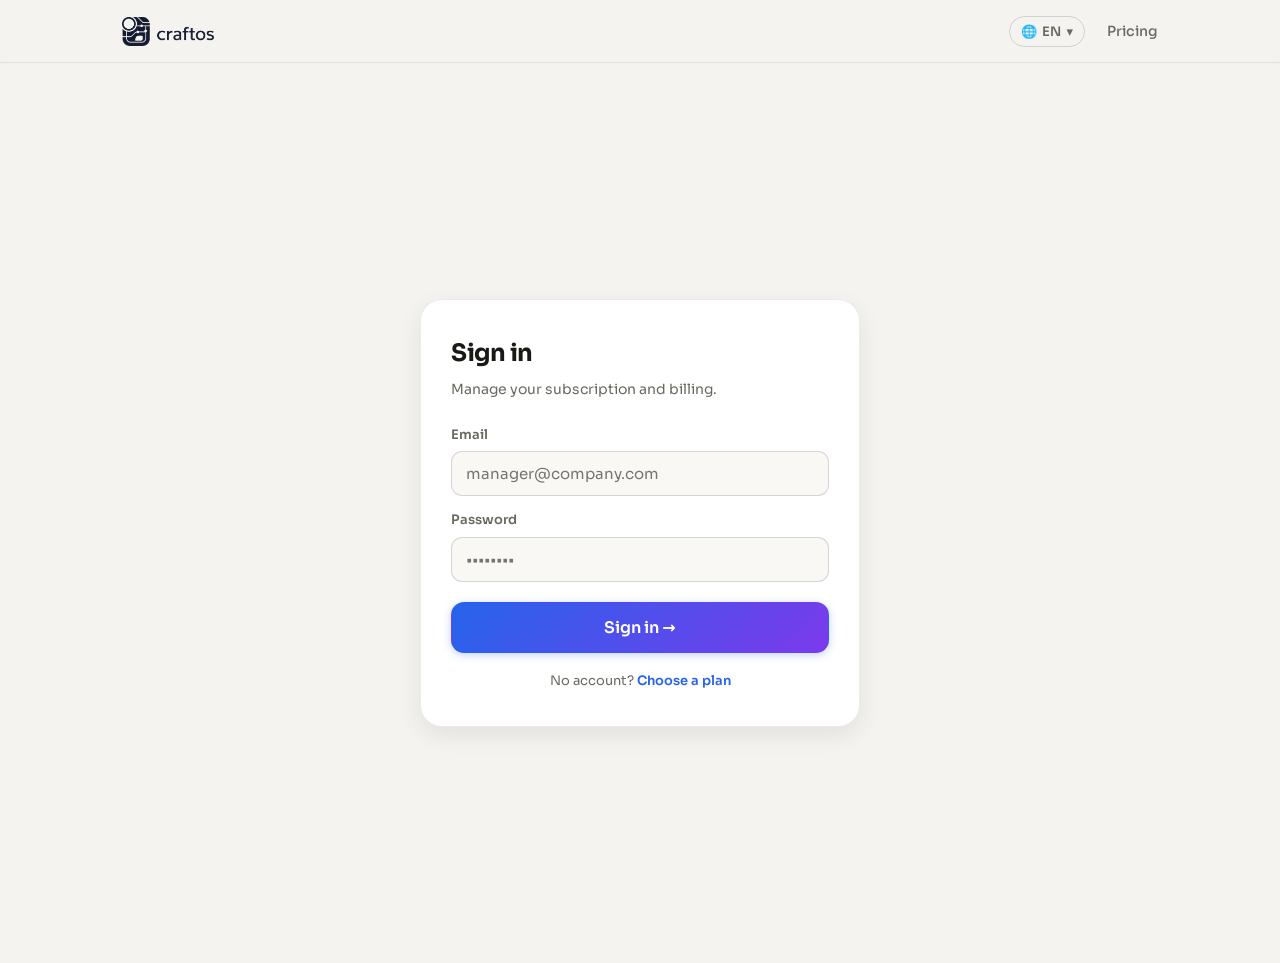
<file: fabsuite/account.html>
<!DOCTYPE html>
<html lang="en">
<head>
<meta charset="UTF-8">
<meta name="viewport" content="width=device-width, initial-scale=1.0">
<title data-i18n-title="meta.title.account">My account</title>
<link href="https://fonts.googleapis.com/css2?family=Sora:wght@300;400;500;600;700&family=IBM+Plex+Mono:wght@400;500&display=swap" rel="stylesheet">
<link rel="stylesheet" href="styles.css">
<link rel="icon" type="image/png" href="../shared/craftos-favicon.png">
<link rel="apple-touch-icon" href="../shared/craftos-icon.png">
<script src="config.js"></script>
<script src="i18n.js"></script>
<script src="fab.js"></script>
</head>
<body>
<nav class="nav"><div class="wrap"><a class="brand" href="index.html"><img class="brand-logo" src="../shared/craftos-logo.png" alt="CraftOS"></a>
  <div class="links"><span class="lang-switch" data-lang-switch></span><a href="index.html#pricing" class="hide-sm" data-i18n="nav.pricing">Pricing</a><a id="logout" href="#" style="display:none" data-i18n="account.logout">Log out</a></div></div></nav>

<!-- SIGN IN -->
<div class="shell" id="signin-shell">
  <div class="panel">
    <h2 data-i18n="account.signin_h2">Sign in</h2>
    <div class="sub" data-i18n="account.signin_sub">Manage your subscription and billing.</div>
    <label data-i18n="account.email">Email</label>
    <input id="li-email" type="email" autocomplete="email" data-i18n-ph="signup.email_ph" placeholder="manager@company.com">
    <label data-i18n="account.password">Password</label>
    <input id="li-pw" type="password" autocomplete="current-password" placeholder="••••••••">
    <div class="err" id="li-err"></div>
    <button class="btn btn-primary btn-block btn-lg" id="li-go" style="margin-top:20px" onclick="doSignIn()" data-i18n="account.signin_btn">Sign in →</button>
    <div class="muted-link"><span data-i18n="account.no_account">No account?</span> <a href="index.html#pricing" data-i18n="account.choose_plan">Choose a plan</a></div>
  </div>
</div>

<!-- DASHBOARD -->
<div class="wrap" id="dash" style="display:none;padding:48px 22px;max-width:760px">
  <h1 style="font-size:30px;margin-bottom:6px" data-i18n="account.greeting">Welcome 👋</h1>
  <p style="color:var(--muted);margin-bottom:28px" id="dash-email"></p>
  <div id="orgs"></div>
  <div id="no-orgs" style="display:none" class="card center">
    <p style="margin-bottom:16px" data-i18n="account.no_orgs">You don't have an active workspace yet.</p>
    <a class="btn btn-primary" href="index.html#pricing" data-i18n="account.choose_plan">Choose a plan →</a>
  </div>
</div>

<script>
var T = function(k,v){ return window.I18N ? I18N.t(k,v) : k; };
document.querySelectorAll("[data-brand]").forEach(function(el){ el.textContent = (window.FABSUITE&&FABSUITE.BRAND)||"CraftOS"; });
var SESSION = Fab.loadSession();
var LOCALE = { en:"en-GB", lt:"lt-LT", de:"de-DE", es:"es-ES" };

function pill(ent){
  if(!ent.found) return '<span class="pill grey">'+T("account.st.none")+'</span>';
  if(ent.comp) return '<span class="pill green">'+T("account.st.free")+'</span>';
  var map = {
    trialing:['green','trialing'], active:['green','active'],
    past_due:['amber','past_due'], unpaid:['red','unpaid'],
    canceled:['red','canceled'], none:['grey','inactive'],
  };
  var m = map[ent.status] || ['grey','inactive'];
  return '<span class="pill '+m[0]+'">'+T("account.st."+m[1])+'</span>';
}
function appChip(label, on, href){
  if(on) return '<a class="btn" style="padding:8px 14px" href="'+href+'" target="_blank">'+label+' ↗</a>';
  return '<span class="btn" style="padding:8px 14px;opacity:.5;cursor:default">'+label+' 🔒</span>';
}
function fmtDate(iso){ if(!iso) return ""; try{ return new Date(iso).toLocaleDateString(LOCALE[I18N.lang]||"en-GB"); }catch(e){ return ""; } }

async function loadDash(){
  document.getElementById("signin-shell").style.display = "none";
  document.getElementById("dash").style.display = "block";
  document.getElementById("logout").style.display = "inline";
  document.getElementById("dash-email").textContent = SESSION.email || "";

  var orgs = await Fab.rpc("my_orgs", {}, SESSION.access);
  if(!orgs || !orgs.length){ document.getElementById("no-orgs").style.display = "block"; return; }

  var html = await Promise.all(orgs.map(async function(o){
    var ent = await Fab.rpc("org_entitlement", { p_code: o.workspace_code }, SESSION.access) || {};
    var renew = ent.current_period_end ? (T("account.next_payment")+' '+fmtDate(ent.current_period_end)) :
                ent.trial_end ? (T("account.trial_until")+' '+fmtDate(ent.trial_end)) : '';
    return ''
      + '<div class="card" style="margin-bottom:16px">'
      +  '<div style="display:flex;justify-content:space-between;align-items:flex-start;gap:12px;flex-wrap:wrap">'
      +    '<div><div style="font-size:19px;font-weight:700">'+(o.name||o.workspace_code)+'</div>'
      +      '<div class="mono" style="font-size:12px;color:var(--hint)">'+T("account.code")+': '+o.workspace_code+'</div></div>'
      +    '<div style="text-align:right">'+pill(ent)+'<div style="font-size:12px;color:var(--hint);margin-top:6px">'+renew+'</div></div>'
      +  '</div>'
      +  '<div style="display:flex;gap:10px;margin:18px 0;flex-wrap:wrap">'
      +    appChip("DB", ent.has_db, FABSUITE.APP_URLS.db)
      +    appChip("Nesting", ent.has_nesting, FABSUITE.APP_URLS.nesting)
      +  '</div>'
      +  '<div style="display:flex;gap:10px;flex-wrap:wrap">'
      +    '<button class="btn btn-primary" onclick="manage(\''+o.workspace_code+'\')">'+T("account.manage")+'</button>'
      +    (ent.active ? '' : '<a class="btn" href="index.html#pricing">'+T("account.choose_plan")+'</a>')
      +  '</div>'
      + '</div>';
  }));
  document.getElementById("orgs").innerHTML = html.join("");
}

async function manage(code){
  try{
    var d = await Fab.callFn("create-portal-session", { workspace_code: code }, SESSION.access);
    if(d.url){ location.href = d.url; return; }
  }catch(e){ alert(e.message || T("account.portal_err")); }
}

async function doSignIn(){
  var email = document.getElementById("li-email").value.trim();
  var pw = document.getElementById("li-pw").value;
  var err = document.getElementById("li-err"); err.classList.remove("show");
  var btn = document.getElementById("li-go"); btn.disabled = true; btn.innerHTML='<span class="spin"></span> '+T("account.signing");
  try{
    var res = await Fab.signIn(email, pw);
    if(!res.access_token){ err.textContent = T("account.err_creds"); err.classList.add("show"); return; }
    Fab.saveSession(res); SESSION = Fab.loadSession();
    await loadDash();
  }catch(e){ err.textContent = "Error: "+e.message; err.classList.add("show"); }
  finally{ btn.disabled=false; btn.textContent=T("account.signin_btn"); }
}

document.getElementById("logout").onclick = function(e){ e.preventDefault(); Fab.clearSession(); location.reload(); };
document.getElementById("li-pw").addEventListener("keydown", function(e){ if(e.key==="Enter") doSignIn(); });
// re-render dashboard text on language change (if already loaded)
document.addEventListener("i18n:changed", function(){ if(SESSION && SESSION.access && document.getElementById("dash").style.display==="block") loadDash(); });

if(SESSION && SESSION.access){ loadDash().catch(function(){ document.getElementById("signin-shell").style.display="flex"; }); }
</script>
</body>
</html>
</file>
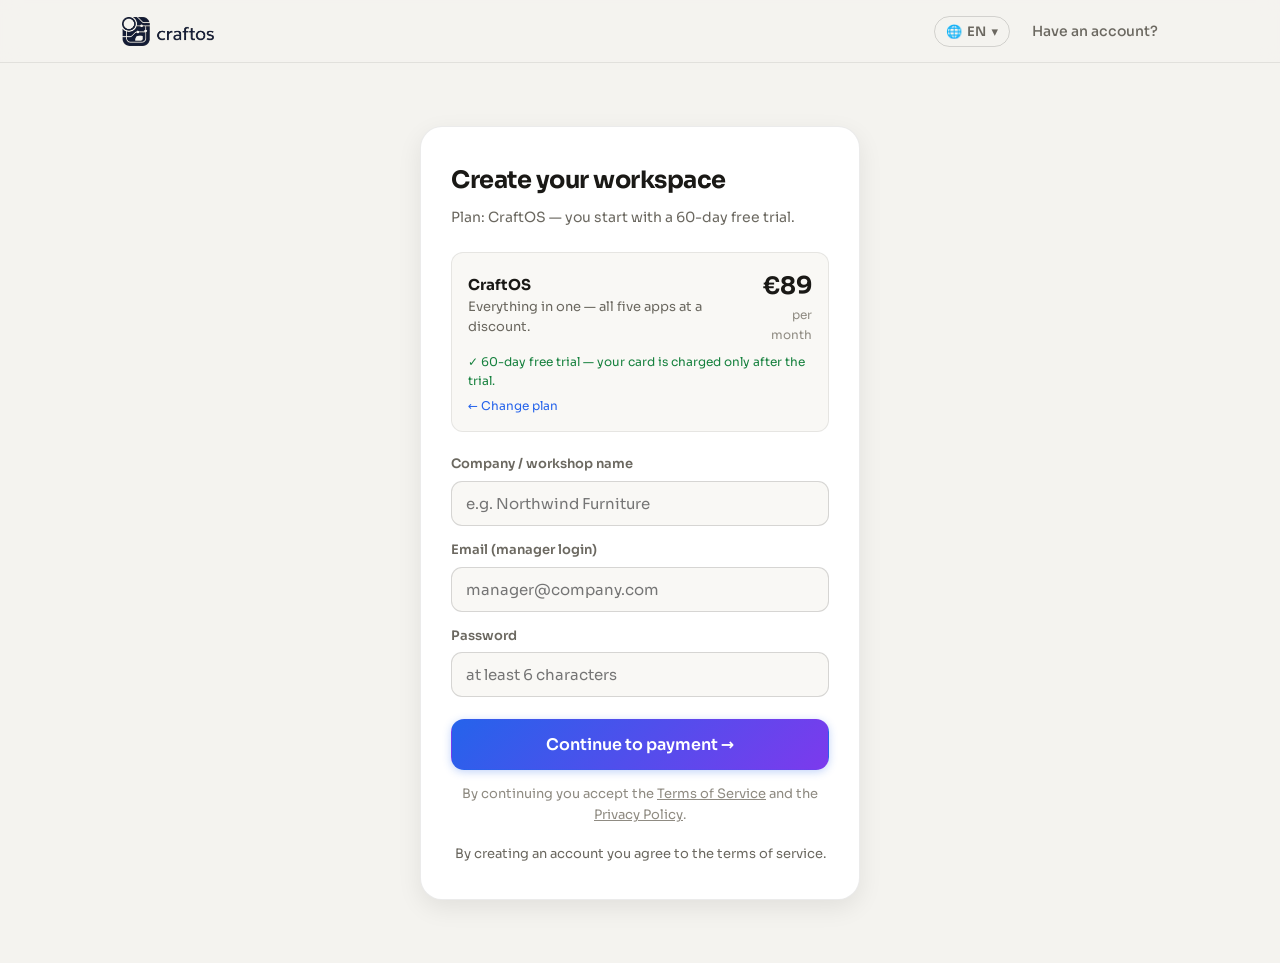
<file: fabsuite/signup.html>
<!DOCTYPE html>
<html lang="en">
<head>
<meta charset="UTF-8">
<meta name="viewport" content="width=device-width, initial-scale=1.0">
<title data-i18n-title="meta.title.signup">Create your workspace</title>
<link href="https://fonts.googleapis.com/css2?family=Sora:wght@300;400;500;600;700&family=IBM+Plex+Mono:wght@400;500&display=swap" rel="stylesheet">
<link rel="stylesheet" href="styles.css">
<link rel="icon" type="image/png" href="../shared/craftos-favicon.png">
<link rel="apple-touch-icon" href="../shared/craftos-icon.png">
<script src="config.js"></script>
<script src="i18n.js"></script>
<script src="fab.js"></script>
</head>
<body>
<nav class="nav"><div class="wrap"><a class="brand" href="index.html"><img class="brand-logo" src="../shared/craftos-logo.png" alt="CraftOS"></a>
  <div class="links"><span class="lang-switch" data-lang-switch></span><a href="account.html" class="hide-sm" data-i18n="signup.have">Have an account?</a></div></div></nav>

<div class="shell">
  <div class="panel">
    <h2 data-i18n="signup.title">Create your workspace</h2>
    <div class="sub" id="plan-sub" data-i18n="signup.sub_none">Pick a plan on the home page.</div>

    <div id="demo-badge" style="display:none" class="pill blue" data-i18n="signup.demo_badge">Demo mode — no real charge</div>

    <div id="plan-box" style="display:none;background:var(--surface2);border:1px solid var(--border);border-radius:12px;padding:14px 16px;margin:14px 0 22px">
      <div style="display:flex;justify-content:space-between;align-items:center">
        <div><div style="font-weight:700" id="pb-name"></div><div style="font-size:13px;color:var(--muted)" id="pb-tag"></div></div>
        <div style="text-align:right"><div style="font-size:24px;font-weight:700" id="pb-price"></div><div style="font-size:12px;color:var(--hint)" id="pb-per"></div></div>
      </div>
      <div style="font-size:12px;color:var(--green-t);margin-top:8px" data-i18n="signup.trial_note">✓ 14-day free trial — your card is charged only after the trial.</div>
      <a href="index.html#pricing" style="font-size:12px;color:var(--blue);text-decoration:none;display:inline-block;margin-top:6px" data-i18n="signup.change_plan">← Change plan</a>
    </div>

    <form id="form" onsubmit="return false">
      <label data-i18n="signup.company">Company / workshop name</label>
      <input id="company" data-i18n-ph="signup.company_ph" autocomplete="organization">
      <label data-i18n="signup.email">Email (manager login)</label>
      <input id="email" type="email" data-i18n-ph="signup.email_ph" autocomplete="email">
      <label data-i18n="signup.password">Password</label>
      <input id="password" type="password" data-i18n-ph="signup.password_ph" autocomplete="new-password">
      <div class="err" id="err"></div>
      <button class="btn btn-primary btn-block btn-lg" id="go" style="margin-top:22px" onclick="submitForm()" data-i18n="signup.submit">Continue to payment →</button>
      <p class="note" style="margin-top:14px;text-align:center;line-height:1.6" data-i18n-html="signup.consent">By continuing you accept the <a href="terms.html" target="_blank">Terms of Service</a> and the <a href="privacy.html" target="_blank">Privacy Policy</a>.</p>
    </form>
    <div class="muted-link" data-i18n="signup.terms">By creating an account you agree to the terms of service.</div>
  </div>
</div>

<script>
var T = function(k,v){ return window.I18N ? I18N.t(k,v) : k; };
var BRAND = (window.FABSUITE && FABSUITE.BRAND) || "CraftOS";
document.querySelectorAll("[data-brand]").forEach(function(el){ el.textContent = BRAND; });

var PLAN = Fab.qs("plan") || "suite";
var INTERVAL = Fab.qs("interval") || "month";
var IS_DEMO = Fab.qs("demo") === "1";
if(!FABSUITE.PLANS[PLAN]) PLAN = "suite";

function renderPlan(){
  var cfg = FABSUITE.PLANS[PLAN];
  var price = INTERVAL==="year" ? cfg.year : cfg.month;
  var name = T("plan."+PLAN+".name");
  document.getElementById("plan-sub").textContent = T("signup.sub_plan", { name: name });
  document.getElementById("plan-box").style.display = "block";
  document.getElementById("pb-name").textContent = (PLAN==="suite") ? BRAND : (BRAND + " " + name);
  document.getElementById("pb-tag").textContent = T("plan."+PLAN+".tag");
  document.getElementById("pb-price").textContent = FABSUITE.CURRENCY + price;
  document.getElementById("pb-per").textContent = INTERVAL==="year" ? T("pricing.per_year") : T("pricing.per_month");
  if(IS_DEMO) document.getElementById("demo-badge").style.display = "inline-flex";
}
document.addEventListener("i18n:changed", renderPlan);

function showErr(m){ var e=document.getElementById("err"); e.textContent=m; e.classList.add("show"); }

async function submitForm(){
  var company = document.getElementById("company").value.trim();
  var email = document.getElementById("email").value.trim();
  var password = document.getElementById("password").value;
  document.getElementById("err").classList.remove("show");
  if(!company) return showErr(T("signup.err_company"));
  if(!email || email.indexOf("@")<0) return showErr(T("signup.err_email"));
  if(!password || password.length<6) return showErr(T("signup.err_password"));

  var btn = document.getElementById("go");
  btn.disabled = true; btn.innerHTML = '<span class="spin"></span> ' + T("signup.creating");
  try{
    var r = await Fab.signupAndCheckout({ email:email, password:password, company:company, plan:PLAN, interval:INTERVAL });
    if(r.url){ location.href = r.url; return; }
    showErr(T("signup.err_checkout"));
  }catch(e){
    showErr(e.message || T("signup.err_generic"));
  }finally{
    btn.disabled = false; btn.textContent = T("signup.submit");
  }
}
if(document.readyState!=="loading") renderPlan(); else document.addEventListener("DOMContentLoaded", renderPlan);
</script>
<script src="readiness.js"></script>
</body>
</html>
</file>
<file: fabsuite/styles.css>
/* Fabsuite storefront — shared styles. Same design language as the apps. */
*,*::before,*::after{box-sizing:border-box;margin:0;padding:0}
:root{
  --font:'Sora',system-ui,sans-serif;--mono:'IBM Plex Mono',monospace;
  --bg:#f4f3ef;--surface:#fff;--surface2:#f9f8f5;--surface3:#f0efe9;
  --border:rgba(0,0,0,.08);--border2:rgba(0,0,0,.14);
  --text:#1a1916;--muted:#6b6860;--hint:#8f8b82;
  --blue:#2563eb;--blue-t:#1d4ed8;--blue-bg:#eff6ff;
  --green:#16a34a;--green-bg:#f0fdf4;--green-t:#15803d;
  --amber:#d97706;--amber-bg:#fffbeb;--amber-t:#b45309;
  --red:#dc2626;--red-bg:#fef2f2;--red-t:#b91c1c;
  --purple:#7c3aed;--purple-bg:#f5f3ff;--purple-t:#6d28d9;
  --r:12px;--rl:16px;--rxl:22px;
  --sh:0 1px 3px rgba(0,0,0,.06),0 1px 2px rgba(0,0,0,.04);
  --sh2:0 8px 24px rgba(0,0,0,.08);--sh3:0 24px 60px rgba(0,0,0,.16);
}
@media(prefers-color-scheme:dark){:root{
  --bg:#111110;--surface:#1c1b19;--surface2:#242320;--surface3:#2a2926;
  --border:rgba(255,255,255,.09);--border2:rgba(255,255,255,.16);
  --text:#e8e6e1;--muted:#8a8780;--hint:#6f6d67;--blue-bg:#15233f;--green-bg:#14261e;
}}
html{scroll-behavior:smooth}
body{font-family:var(--font);font-size:15px;line-height:1.6;color:var(--text);background:var(--bg);-webkit-font-smoothing:antialiased;overflow-x:clip}
h1,h2,h3,.lead,p{overflow-wrap:break-word}
img,svg{max-width:100%}
a{color:inherit}
.wrap{max-width:1080px;margin:0 auto;padding:0 22px}
.mono{font-family:var(--mono)}

/* nav */
.nav{position:sticky;top:0;z-index:50;background:color-mix(in srgb,var(--bg) 86%,transparent);backdrop-filter:blur(10px);border-bottom:1px solid var(--border)}
.nav .wrap{display:flex;align-items:center;gap:18px;height:62px}
.brand{display:flex;align-items:center;gap:9px;font-weight:700;font-size:18px;text-decoration:none;letter-spacing:-.01em}
.brand .logo{width:30px;height:30px;border-radius:9px;background:linear-gradient(135deg,var(--blue),var(--purple));display:flex;align-items:center;justify-content:center;color:#fff;font-size:15px;font-weight:700}
.brand-logo{height:29px;width:auto;display:block}
@media(prefers-color-scheme:dark){.brand-logo{filter:brightness(0) invert(1)}}
.nav .links{display:flex;gap:22px;margin-left:auto;align-items:center}
.nav .links a:not(.btn){text-decoration:none;color:var(--muted);font-size:14px;font-weight:500}
.nav .links a:not(.btn):hover{color:var(--text)}
@media(max-width:720px){.nav .links a.hide-sm{display:none}}

/* buttons */
.btn{display:inline-flex;align-items:center;justify-content:center;gap:8px;padding:11px 20px;border-radius:11px;font-family:var(--font);font-size:14.5px;font-weight:600;border:1px solid var(--border2);background:var(--surface);color:var(--text);cursor:pointer;text-decoration:none;transition:all .15s;white-space:nowrap}
.btn:hover{border-color:var(--blue);color:var(--blue)}
.btn-primary{background:linear-gradient(135deg,var(--blue),var(--purple));color:#fff;border-color:transparent;box-shadow:0 2px 8px rgba(37,99,235,.28)}
.btn-primary:hover{filter:brightness(1.07);color:#fff;box-shadow:0 5px 16px rgba(37,99,235,.38)}
.nav .links a.btn-primary{color:#fff}
.btn-lg{padding:14px 26px;font-size:16px;border-radius:13px}
.btn-block{display:flex;width:100%}
.btn:disabled{opacity:.55;cursor:not-allowed}

/* hero */
.hero{text-align:center;padding:88px 0 40px}
.eyebrow{display:inline-block;font-size:12.5px;font-weight:600;letter-spacing:.14em;text-transform:uppercase;color:var(--purple-t);background:var(--purple-bg);padding:6px 14px;border-radius:999px;margin-bottom:22px}
h1{font-size:clamp(34px,6vw,58px);line-height:1.05;letter-spacing:-.03em;font-weight:700;margin-bottom:20px}
.hero p.lead{font-size:clamp(16px,2.4vw,20px);color:var(--muted);max-width:620px;margin:0 auto 30px}
.cta-row{display:flex;gap:12px;justify-content:center;flex-wrap:wrap}
.note{font-size:13px;color:var(--hint);margin-top:16px}

/* sections */
section{padding:54px 0}
.sec-head{text-align:center;max-width:640px;margin:0 auto 42px}
.sec-head h2{font-size:clamp(26px,4vw,38px);letter-spacing:-.02em;margin-bottom:12px}
.sec-head p{color:var(--muted);font-size:16px}

/* feature grid */
.grid{display:grid;gap:18px}
.grid-3{grid-template-columns:repeat(3,1fr)}
.grid-2{grid-template-columns:repeat(2,1fr)}
@media(max-width:840px){.grid-3,.grid-2{grid-template-columns:1fr}}
.card{background:var(--surface);border:1px solid var(--border);border-radius:var(--rl);padding:26px;box-shadow:var(--sh)}
.card h3{font-size:18px;margin-bottom:8px;letter-spacing:-.01em}
.card p{color:var(--muted);font-size:14.5px}

/* pricing */
.toggle{display:inline-flex;background:var(--surface3);border-radius:999px;padding:4px;gap:4px;margin:0 auto 36px}
.toggle button{border:0;background:transparent;color:var(--muted);font-family:var(--font);font-weight:600;font-size:14px;padding:8px 18px;border-radius:999px;cursor:pointer}
.toggle button.on{background:var(--surface);color:var(--text);box-shadow:var(--sh)}
.toggle .save{font-size:11px;color:var(--green-t);font-weight:700;margin-left:4px}
/* Flex, not a fixed grid: five single-app plans under a full-width suite
   banner never divide a row evenly at every viewport, and a centred remainder
   beats a gap on the right. */
.plans{display:flex;flex-wrap:wrap;gap:16px;align-items:stretch;justify-content:center}
.plans>.plan{flex:1 1 178px;max-width:320px;min-width:0}
@media(max-width:600px){.plans>.plan{flex-basis:100%;max-width:none}}

/* The suite sits above the individual apps as one wide banner — it is the plan
   we actually want people to pick, so it gets the width and the emphasis. */
.plans>.plan.suitecard{flex:1 0 100%;max-width:none}
.plan.suitecard{grid-column:1/-1;display:grid;grid-template-columns:minmax(0,1fr) minmax(0,1.15fr);
  gap:30px;align-items:center;padding:32px 30px;
  background:linear-gradient(135deg,var(--surface) 0%,var(--blue-bg) 100%)}
@media(max-width:760px){.plan.suitecard{grid-template-columns:1fr;gap:20px;padding:28px 24px}}
.plan.suitecard .badge{left:30px;transform:none}
@media(max-width:760px){.plan.suitecard .badge{left:50%;transform:translateX(-50%)}}
.plan.suitecard .pname{font-size:19px;text-transform:none;letter-spacing:-.01em;color:var(--text)}
.plan.suitecard .ptag{min-height:0;margin-bottom:14px;font-size:14.5px}
.plan.suitecard .price{font-size:46px}
.plan.suitecard ul{display:grid;grid-template-columns:repeat(2,minmax(0,1fr));gap:11px 18px;margin-bottom:0;flex:none}
@media(max-width:760px){.plan.suitecard ul{grid-template-columns:1fr}}
.plan.suitecard .btn-block{margin-top:20px}
.suite-save{display:inline-block;background:var(--green-bg);color:var(--green-t);font-size:12px;
  font-weight:700;padding:4px 10px;border-radius:999px;margin-top:10px}
.plan{background:var(--surface);border:1px solid var(--border);border-radius:var(--rxl);padding:26px 20px;display:flex;flex-direction:column;position:relative}
.plan.suitecard{padding:32px 30px}
.plan.featured{border:2px solid var(--blue);box-shadow:var(--sh2)}
.plan .badge{position:absolute;top:-12px;left:50%;transform:translateX(-50%);background:var(--blue);color:#fff;font-size:11px;font-weight:700;letter-spacing:.06em;text-transform:uppercase;padding:5px 12px;border-radius:999px}
.plan .pname{font-size:15px;font-weight:700;letter-spacing:.02em;text-transform:uppercase;color:var(--purple-t);margin-bottom:4px}
.plan .ptag{font-size:13px;color:var(--muted);margin-bottom:18px;min-height:54px}
/* The reserved height keeps the price line level across a row of cards; once
   they stack one per row it only leaves a hole. */
@media(max-width:600px){.plan .ptag{min-height:0}}
.plan .price{font-size:34px;font-weight:700;letter-spacing:-.02em;line-height:1}
.plan .price small{font-size:15px;font-weight:500;color:var(--muted)}
.plan .per{font-size:13px;color:var(--hint);margin:6px 0 22px}
.plan ul{list-style:none;display:flex;flex-direction:column;gap:11px;margin-bottom:26px;flex:1}
.plan li{display:flex;gap:8px;font-size:13px;line-height:1.45;color:var(--text);align-items:flex-start}
.plan.suitecard li{font-size:14px}
.plan li::before{content:'✓';color:var(--green-t);font-weight:700;flex-shrink:0}
.plan li.muted{color:var(--hint)}
.plan li.muted::before{content:'–';color:var(--hint)}

/* auth / forms */
.shell{min-height:100vh;display:flex;align-items:center;justify-content:center;padding:40px 18px}
.panel{width:100%;max-width:440px;background:var(--surface);border:1px solid var(--border);border-radius:var(--rxl);box-shadow:var(--sh2);padding:34px 30px}
.panel h2{font-size:24px;letter-spacing:-.02em;margin-bottom:6px}
.panel .sub{color:var(--muted);font-size:14px;margin-bottom:24px}
label{display:block;font-size:13px;font-weight:600;color:var(--muted);margin:14px 0 6px}
input,select{width:100%;font-family:var(--font);font-size:15px;color:var(--text);background:var(--surface2);border:1px solid var(--border2);border-radius:11px;padding:12px 14px;outline:none;transition:border .15s}
input:focus{border-color:var(--blue)}
.row{display:flex;gap:12px}.row>*{flex:1}
.err{background:var(--red-bg);color:var(--red-t);font-size:13px;padding:10px 12px;border-radius:9px;margin-top:14px;display:none}
.err.show{display:block}
.ok{background:var(--green-bg);color:var(--green-t)}
.muted-link{text-align:center;font-size:13px;color:var(--muted);margin-top:18px}
.muted-link a{color:var(--blue);text-decoration:none;font-weight:600}

/* status pill */
.pill{display:inline-flex;align-items:center;gap:7px;font-size:13px;font-weight:600;padding:6px 12px;border-radius:999px}
.pill.green{background:var(--green-bg);color:var(--green-t)}
.pill.amber{background:var(--amber-bg);color:var(--amber-t)}
.pill.red{background:var(--red-bg);color:var(--red-t)}
.pill.grey{background:var(--surface3);color:var(--muted)}

/* footer */
footer{border-top:1px solid var(--border);padding:34px 0;color:var(--hint);font-size:13px}
footer .wrap{display:flex;justify-content:space-between;flex-wrap:wrap;gap:12px}
footer a{color:var(--muted);text-decoration:none;margin-left:18px}

.center{text-align:center}
.spin{display:inline-block;width:16px;height:16px;border:2px solid currentColor;border-right-color:transparent;border-radius:50%;animation:sp .7s linear infinite;vertical-align:-3px}
@keyframes sp{to{transform:rotate(360deg)}}

/* product screenshots showcase */
.showcase{padding:40px 0}
.shot-row{display:grid;grid-template-columns:1.05fr .95fr;gap:44px;align-items:center;margin-bottom:56px}
.shot-row:last-child{margin-bottom:0}
.shot-row.rev .shot-txt{order:2}
.shot-txt .tag{display:inline-block;font-size:12px;font-weight:600;letter-spacing:.12em;text-transform:uppercase;color:var(--purple-t);background:var(--purple-bg);padding:5px 12px;border-radius:999px;margin-bottom:14px}
.shot-txt h3{font-size:clamp(22px,3vw,30px);letter-spacing:-.02em;line-height:1.15;margin-bottom:12px}
.shot-txt p{color:var(--muted);font-size:15.5px;margin-bottom:16px}
.shot-txt ul{list-style:none;display:flex;flex-direction:column;gap:9px}
.shot-txt li{display:flex;gap:9px;font-size:14.5px;align-items:flex-start}
.shot-txt li::before{content:'✓';color:var(--green-t);font-weight:700;flex-shrink:0}
.shot-frame{border-radius:14px;overflow:hidden;border:1px solid var(--border);box-shadow:var(--sh3);background:#22262c}
.shot-frame .bar{display:flex;align-items:center;gap:6px;padding:9px 12px;background:#2b3038}
.shot-frame .bar i{width:10px;height:10px;border-radius:50%;background:#4a5058;display:inline-block}
.shot-frame .bar i:nth-child(1){background:#ff5f57}.shot-frame .bar i:nth-child(2){background:#febc2e}.shot-frame .bar i:nth-child(3){background:#28c840}
.shot-frame img{display:block;width:100%;height:auto}
@media(max-width:840px){.shot-row{grid-template-columns:1fr;gap:22px;margin-bottom:40px}.shot-row.rev .shot-txt{order:0}}

/* ═══════════ language switcher ═══════════ */
.lang-switch{position:relative;display:inline-block}
.lang-btn{display:inline-flex;align-items:center;gap:5px;background:transparent;border:1px solid var(--border2);border-radius:999px;color:var(--muted);font-family:var(--font);font-size:13px;font-weight:600;padding:6px 11px;cursor:pointer;transition:all .15s}
.lang-btn:hover{color:var(--text);border-color:var(--blue)}
.lang-menu{position:absolute;top:calc(100% + 8px);right:0;min-width:150px;background:var(--surface);border:1px solid var(--border2);border-radius:12px;box-shadow:var(--sh2);padding:6px;display:none;flex-direction:column;gap:2px;z-index:80}
.lang-switch.open .lang-menu{display:flex}
.lang-menu button{display:flex;align-items:center;gap:9px;background:transparent;border:0;border-radius:8px;padding:9px 11px;font-family:var(--font);font-size:14px;font-weight:500;color:var(--text);cursor:pointer;text-align:left;width:100%}
.lang-menu button:hover{background:var(--surface3)}
.lang-menu button[aria-selected="true"]{background:var(--blue-bg);color:var(--blue-t);font-weight:600}
@media(max-width:720px){.lang-menu{right:auto;left:0}}

/* ═══════════ stats bar ═══════════ */
.stats{display:grid;grid-template-columns:repeat(4,1fr);gap:14px}
.stat{text-align:center;background:var(--surface);border:1px solid var(--border);border-radius:var(--rl);padding:22px 14px;box-shadow:var(--sh)}
.stat-n{font-size:clamp(24px,3.4vw,34px);font-weight:700;letter-spacing:-.02em;background:linear-gradient(135deg,var(--blue),var(--purple));-webkit-background-clip:text;background-clip:text;-webkit-text-fill-color:transparent;line-height:1.05}
.stat-l{font-size:12.5px;color:var(--muted);margin-top:6px}
@media(max-width:640px){.stats{grid-template-columns:repeat(2,1fr)}}

/* ═══════════ interactive demo frame ═══════════ */
.demo-frame{border-radius:14px;overflow:hidden;border:1px solid var(--border);box-shadow:var(--sh3);background:var(--surface)}
.demo-frame .bar{display:flex;align-items:center;gap:6px;padding:9px 12px;background:#22262c}
.demo-frame .bar i{width:10px;height:10px;border-radius:50%;background:#4a5058;display:inline-block}
.demo-frame .bar i:nth-child(1){background:#ff5f57}.demo-frame .bar i:nth-child(2){background:#febc2e}.demo-frame .bar i:nth-child(3){background:#28c840}
.demo-frame .bar-title{color:#9aa2ad;font-size:11.5px;margin-left:8px;letter-spacing:.02em}
.demo-frame .bar .live{margin-left:auto;display:inline-flex;align-items:center;gap:6px;color:#39d353;font-size:11.5px;font-weight:600}
.demo-frame .bar .live .dot{width:7px;height:7px;border-radius:50%;background:#39d353;box-shadow:0 0 0 0 rgba(57,211,83,.6);animation:pulse 1.6s infinite}
@keyframes pulse{0%{box-shadow:0 0 0 0 rgba(57,211,83,.55)}70%{box-shadow:0 0 0 7px rgba(57,211,83,0)}100%{box-shadow:0 0 0 0 rgba(57,211,83,0)}}
.demo-body{padding:18px;background:var(--surface)}
/* allow grid/flex children to shrink below content width so the mobile board scrolls internally instead of overflowing the page */
.shot-row>*,.demo-frame,.demo-body,.board{min-width:0}

/* nesting demo */
.nest-wrap{background:var(--surface2);border:1px solid var(--border);border-radius:10px;padding:10px}
#nest-svg{display:block;width:100%;height:auto}
.nest-board{fill:var(--surface3);stroke:var(--border2);stroke-width:1}
.nest-part{fill:var(--blue-bg);stroke:var(--blue);stroke-width:1.1;transform-origin:center;animation:partin .3s ease both}
:root .nest-part{fill:#dbe7ff}
@media(prefers-color-scheme:dark){.nest-part{fill:#1e3358}}
.nest-dim{fill:var(--blue-t);font-family:var(--mono);font-size:7px;font-weight:500;pointer-events:none}
.nest-offcut{fill:var(--green-bg);stroke:var(--green);stroke-width:1.1;stroke-dasharray:3 2;animation:partin .3s ease both}
.nest-offlabel{fill:var(--green-t);font-size:11px;font-weight:700}
@keyframes partin{from{opacity:0}to{opacity:1}}
.nest-stats{display:grid;grid-template-columns:repeat(3,1fr) auto;gap:12px;align-items:center;margin-top:14px}
.ns-n{font-size:21px;font-weight:700;letter-spacing:-.02em;color:var(--text);font-variant-numeric:tabular-nums}
.ns-l{font-size:11.5px;color:var(--muted);margin-top:2px}
.nest-replay{padding:8px 14px;font-size:13px}
@media(max-width:520px){.nest-stats{grid-template-columns:repeat(3,1fr)}.nest-replay{grid-column:1/-1}}

/* board demo */
.board{display:grid;grid-template-columns:repeat(4,minmax(0,1fr));gap:8px}
.bcol{background:var(--surface2);border:1px solid var(--border);border-radius:10px;padding:7px;min-height:150px;min-width:0}
.bcol-h{display:flex;align-items:center;gap:5px;font-size:10.5px;font-weight:700;letter-spacing:.02em;text-transform:uppercase;color:var(--muted);padding:3px 3px 8px;line-height:1.15}
.bcol-t{flex:1;min-width:0;overflow:hidden;text-overflow:ellipsis;white-space:nowrap}
.bcol-c{background:var(--surface3);color:var(--muted);border-radius:999px;font-size:10px;padding:1px 6px;flex-shrink:0}
.bcard{background:var(--surface);border:1px solid var(--border);border-radius:9px;padding:9px 10px;margin-bottom:8px;box-shadow:var(--sh);animation:cardin .3s ease both;transition:transform .15s ease,box-shadow .15s ease,border-color .2s ease}
.bcard:last-child{margin-bottom:0}
.bcard:hover{transform:translateY(-2px);box-shadow:var(--sh2);border-color:var(--border2)}
.bcard[data-st="delayed"]{border-color:color-mix(in srgb,var(--amber) 50%,var(--border));box-shadow:0 0 0 1px color-mix(in srgb,var(--amber) 22%,transparent),var(--sh)}
.bcard[data-st="done"]{opacity:.9}
.bc-top{display:flex;align-items:center;gap:8px}
.bc-av{width:22px;height:22px;border-radius:7px;color:#fff;font-size:10px;font-weight:700;display:flex;align-items:center;justify-content:center;flex-shrink:0;box-shadow:inset 0 0 0 1px rgba(255,255,255,.18)}
.bc-name{font-size:12.5px;font-weight:600;letter-spacing:-.01em;line-height:1.25;flex:1;min-width:0;overflow:hidden;text-overflow:ellipsis;white-space:nowrap}
.bc-row{display:flex;align-items:center;gap:6px;margin-top:6px;flex-wrap:wrap}
.bc-meta{font-size:10.5px;color:var(--hint)}
.bc-bar{height:4px;border-radius:999px;background:var(--surface3);margin-top:8px;overflow:hidden}
.bc-bar i{display:block;height:100%;border-radius:999px;background:linear-gradient(90deg,var(--blue),var(--purple));transition:width .6s ease}
.bcard .pill{font-size:9.5px;padding:2px 7px;gap:4px;white-space:nowrap}
/* give the board demo more width so all 4 columns fit */
/* demo-lg = give the DEMO the wide column. Which grid column that is depends on
   .rev (which flips the text to the right via order:2), so both cases are set
   explicitly — otherwise a non-reversed row puts the wide demo in the narrow
   half and clips it. */
.shot-row.demo-lg{grid-template-columns:.75fr 1.25fr}
.shot-row.demo-lg.rev{grid-template-columns:1.25fr .75fr}
@media(max-width:840px){.shot-row.demo-lg,.shot-row.demo-lg.rev{grid-template-columns:1fr}}
@keyframes cardin{from{opacity:0;transform:translateY(4px)}to{opacity:1;transform:none}}
@media(max-width:640px){.board{grid-template-columns:1fr}.bcol{min-height:0}}

/* report demo */
.rep-tiles{display:grid;grid-template-columns:repeat(3,1fr);gap:10px;margin-bottom:16px}
.rep-tile{background:var(--surface2);border:1px solid var(--border);border-radius:10px;padding:14px}
.rt-n{font-size:22px;font-weight:700;letter-spacing:-.02em;font-variant-numeric:tabular-nums}
.rt-l{font-size:11.5px;color:var(--muted);margin-top:3px}
.rep-chart-head{font-size:11px;color:var(--hint);letter-spacing:.06em;text-transform:uppercase;margin-bottom:8px}
.rep-chart{display:flex;align-items:flex-end;gap:5px;height:88px;padding:6px 2px;background:var(--surface2);border:1px solid var(--border);border-radius:10px}
.rbar{flex:1;height:var(--h);min-height:4px;border-radius:4px 4px 2px 2px;background:linear-gradient(180deg,var(--blue),color-mix(in srgb,var(--blue) 55%,var(--purple)));transform:scaleY(0);transform-origin:bottom;animation:grow .6s cubic-bezier(.2,.7,.3,1) forwards;animation-delay:var(--d)}
.rbar.hot{background:linear-gradient(180deg,var(--purple),var(--blue))}
@keyframes grow{to{transform:scaleY(1)}}

/* pill blue */
.pill.blue{background:var(--blue-bg);color:var(--blue-t)}

/* ═══════════ how-it-works steps ═══════════ */
.steps{display:grid;grid-template-columns:repeat(4,1fr);gap:18px;counter-reset:step}
.step{background:var(--surface);border:1px solid var(--border);border-radius:var(--rl);padding:24px 22px;box-shadow:var(--sh);position:relative}
.step-n{width:38px;height:38px;border-radius:11px;background:linear-gradient(135deg,var(--blue),var(--purple));color:#fff;font-weight:700;font-size:17px;display:flex;align-items:center;justify-content:center;margin-bottom:14px}
.step h3{font-size:16px;margin-bottom:7px;letter-spacing:-.01em}
.step p{color:var(--muted);font-size:14px}
@media(max-width:840px){.steps{grid-template-columns:repeat(2,1fr)}}
@media(max-width:480px){.steps{grid-template-columns:1fr}}

/* ═══════════ quote ═══════════ */
.quote{max-width:760px;margin:0 auto;text-align:center}
.quote blockquote{font-size:clamp(20px,3vw,28px);line-height:1.4;letter-spacing:-.01em;font-weight:500;color:var(--text)}
.quote figcaption{margin-top:18px;color:var(--muted);font-size:14px}
.quote .q-name{font-weight:600;color:var(--text)}

/* ═══════════ premium polish v2 ═══════════ */
/* nesting: subtle "optimizing" sheen + gradient stat numbers */
.nest-wrap{position:relative;overflow:hidden}
.nest-wrap::after{content:"";position:absolute;inset:0;pointer-events:none;background:linear-gradient(100deg,transparent 42%,color-mix(in srgb,var(--blue) 22%,transparent) 50%,transparent 58%);opacity:.55;transform:translateX(-130%);animation:nsweep 5s ease-in-out 1.2s infinite}
@keyframes nsweep{0%{transform:translateX(-130%)}55%,100%{transform:translateX(130%)}}
.nest-part{stroke-width:1.2}
:root .nest-part{fill:#d7e6ff}
.ns-n,.rt-n{background:linear-gradient(135deg,var(--blue),var(--purple));-webkit-background-clip:text;background-clip:text;-webkit-text-fill-color:transparent}
/* report: highlight "today" bar */
.rbar.hot{filter:saturate(1.15);box-shadow:0 0 14px color-mix(in srgb,var(--purple) 50%,transparent)}

/* ═══════════ competitor comparison ═══════════ */
#compare .cmp-scroll{overflow-x:auto;border-radius:var(--rl)}
.cmp{width:100%;min-width:580px;border-collapse:separate;border-spacing:0;background:var(--surface);border:1px solid var(--border);border-radius:var(--rl);overflow:hidden;box-shadow:var(--sh2)}
.cmp th,.cmp td{padding:14px 12px;text-align:center;font-size:14px;border-bottom:1px solid var(--border);vertical-align:middle}
.cmp thead th{font-size:12.5px;font-weight:700;color:var(--muted);background:var(--surface2)}
.cmp .crow-h{text-align:left;font-weight:600;color:var(--text);width:34%}
.cmp tbody tr:last-child th,.cmp tbody tr:last-child td{border-bottom:0}
.cmp tbody tr:hover td,.cmp tbody tr:hover .crow-h{background:color-mix(in srgb,var(--text) 3%,transparent)}
.cmp .cyou{background:color-mix(in srgb,var(--blue) 9%,var(--surface))}
.cmp thead th.cyou{background:linear-gradient(135deg,var(--blue),var(--purple));color:#fff}
.cmp td.cval{color:var(--blue-t);font-weight:700}
.cmp tbody tr:hover td.cyou{background:color-mix(in srgb,var(--blue) 15%,var(--surface))}
.cmark{display:inline-flex;align-items:center;justify-content:center;width:23px;height:23px;border-radius:50%;font-size:12px;font-weight:700;line-height:1;box-shadow:inset 0 0 0 1px color-mix(in srgb,currentColor 26%,transparent)}
.cmark.yes{background:var(--green-bg);color:var(--green-t)}
.cmark.part{background:var(--amber-bg);color:var(--amber-t)}
.cmark.no{background:var(--surface3);color:var(--muted)}
.cmp-legend{text-align:center;font-size:12.5px;color:var(--muted);margin-top:14px}
@media(max-width:640px){.cmp th,.cmp td{padding:11px 9px;font-size:13px}}

/* ═══════════ ambient depth ═══════════ */
.hero{position:relative;z-index:0}
.hero::before{content:"";position:absolute;left:50%;top:-30px;width:min(760px,92vw);height:340px;transform:translateX(-50%);z-index:-1;pointer-events:none;background:radial-gradient(50% 60% at 50% 0%,color-mix(in srgb,var(--purple) 15%,transparent),transparent 72%)}
.showcase{position:relative;z-index:0}
.showcase::before{content:"";position:absolute;inset:0;z-index:-1;pointer-events:none;background-image:linear-gradient(color-mix(in srgb,var(--text) 4%,transparent) 1px,transparent 1px),linear-gradient(90deg,color-mix(in srgb,var(--text) 4%,transparent) 1px,transparent 1px);background-size:34px 34px;-webkit-mask-image:radial-gradient(72% 58% at 50% 42%,#000,transparent);mask-image:radial-gradient(72% 58% at 50% 42%,#000,transparent)}

/* ── five-app row + the hand-off chain ────────────────────────────────────── */
.grid-4{display:grid;grid-template-columns:repeat(4,1fr);gap:18px}
@media(max-width:1000px){.grid-4{grid-template-columns:repeat(2,1fr)}}
@media(max-width:560px){.grid-4{grid-template-columns:1fr}}
/* Five cards do not divide a row evenly at every width, so the apps use flex
   rather than a fixed grid: rows fill, then the remainder centres instead of
   leaving a hole on the right. */
.apps{display:flex;flex-wrap:wrap;gap:18px;justify-content:center}
.apps .app-card{flex:1 1 178px;max-width:320px;min-width:0}
@media(max-width:560px){.apps .app-card{flex-basis:100%;max-width:none}}
.apps .app-card{padding:22px 20px}
.apps .app-card h3{font-size:15.5px;margin-bottom:7px}
.apps .app-card p{font-size:13.5px}

/* The chain reads left-to-right on a desktop and top-to-bottom on a phone, with
   the arrows rotating so the direction of travel is never ambiguous. */
.flowchain{list-style:none;display:grid;align-items:stretch;gap:0;
  grid-template-columns:1fr auto 1fr auto 1fr auto 1fr auto 1fr}
@media(max-width:940px){.flowchain{grid-template-columns:1fr}}
.fc-step{min-width:0}
.fc-step{display:flex;flex-direction:column;background:var(--surface);
  border:1px solid var(--border);border-radius:var(--rl);padding:18px 15px;box-shadow:var(--sh)}
@media(max-width:940px){.fc-step{padding:20px 18px}}
.fc-app{font-size:11px;font-weight:700;letter-spacing:.12em;text-transform:uppercase;
  color:var(--purple-t);margin-bottom:6px}
.fc-t{font-size:14.5px;font-weight:650;letter-spacing:-.01em;margin-bottom:6px}
.fc-p{font-size:12.5px;line-height:1.55;color:var(--muted)}
@media(max-width:940px){.fc-t{font-size:15px}.fc-p{font-size:13.5px;line-height:1.6}}
.fc-arrow{align-self:center;justify-self:center;width:22px;height:34px;position:relative;flex:none}
@media(max-width:940px){.fc-arrow{width:34px}}
.fc-arrow::before{content:'';position:absolute;inset:0;
  background:var(--hint);opacity:.5;
  -webkit-mask:no-repeat center/18px url("data:image/svg+xml;charset=utf-8,%3Csvg xmlns='http://www.w3.org/2000/svg' viewBox='0 0 24 24'%3E%3Cpath fill='%23000' d='M4 11h12.2l-4.6-4.6L13 5l7 7-7 7-1.4-1.4 4.6-4.6H4z'/%3E%3C/svg%3E");
  mask:no-repeat center/18px url("data:image/svg+xml;charset=utf-8,%3Csvg xmlns='http://www.w3.org/2000/svg' viewBox='0 0 24 24'%3E%3Cpath fill='%23000' d='M4 11h12.2l-4.6-4.6L13 5l7 7-7 7-1.4-1.4 4.6-4.6H4z'/%3E%3C/svg%3E")}
@media(max-width:940px){.fc-arrow{transform:rotate(90deg);height:26px}}

/* ── CRM pipeline demo ────────────────────────────────────────────────────── */
.crm-board{display:grid;grid-template-columns:repeat(4,1fr);gap:8px;padding:12px;min-height:206px;align-items:start}
.crm-col{background:var(--surface2);border:1px solid var(--border);border-radius:9px;padding:8px;min-height:190px}
.crm-h{display:flex;align-items:center;gap:5px;font-size:10px;font-weight:700;
  letter-spacing:.04em;text-transform:uppercase;color:var(--muted);margin-bottom:7px}
.crm-h i{width:7px;height:7px;border-radius:50%;flex:none;display:block}
.crm-h b{margin-left:auto;font-size:10px;color:var(--hint);font-weight:700}
.crm-card{background:var(--surface);border:1px solid var(--border);border-radius:7px;
  padding:7px 8px;margin-bottom:6px;box-shadow:var(--sh);
  animation:crmIn .32s cubic-bezier(.2,.8,.3,1) both}
@keyframes crmIn{from{opacity:0;transform:translateY(-6px) scale(.97)}to{opacity:1;transform:none}}
.crm-card .t{font-size:11.5px;font-weight:600;line-height:1.3;margin-bottom:3px}
.crm-card .c{display:flex;align-items:center;gap:4px;font-size:10px;color:var(--muted);margin-bottom:6px}
.crm-card .c svg{opacity:.6;flex:none}
.crm-card .foot{display:flex;align-items:center;gap:5px;flex-wrap:wrap}
.crm-card .val{font-family:var(--mono);font-size:10.5px;font-weight:600;white-space:nowrap}
.crm-card .due{white-space:nowrap;font-family:var(--mono);font-size:9.5px;font-weight:600;
  padding:1px 5px;border-radius:999px;background:var(--surface3);color:var(--muted)}
.crm-card .due.late{background:var(--red-bg);color:var(--red-t)}
.crm-card .tagpill{font-size:9px;font-weight:600;padding:1px 6px;border-radius:999px;
  background:var(--surface3);color:var(--muted);white-space:nowrap}
.crm-sumline{font-family:var(--mono);font-size:10px;color:var(--hint);margin:-3px 0 7px;min-height:12px}
.crm-foot{display:flex;align-items:center;gap:10px;padding:0 14px 13px;flex-wrap:wrap}
.crm-sum{font-size:12.5px;color:var(--muted)}
.crm-sum b{font-family:var(--mono);font-size:15px;color:var(--text)}
@media(max-width:560px){.crm-board{grid-template-columns:repeat(2,1fr)}}

/* ── Offer costing ladder — same row shape as the app's own ladder ────────── */
.ladder{padding:12px 16px 4px;display:flex;flex-direction:column}
.lr{display:grid;grid-template-columns:1fr auto;align-items:baseline;gap:12px;
  padding:4px 0;font-size:12.5px;border-bottom:1px dashed var(--border)}
.lr:last-child{border-bottom:0}
.ll{color:var(--muted)}
.ll .pct{opacity:.6}
.lv{font-family:var(--mono);font-variant-numeric:tabular-nums;color:var(--hint);
  transition:color .2s}
.lv.in{color:var(--text)}
.lr.tot{border-bottom:0;border-top:1px solid var(--border2);margin-top:3px;padding-top:7px}
.lr.tot .ll{color:var(--text);font-weight:650}
.lr.tot .lv{font-weight:650}
.lr.grand{border-top:2px solid var(--blue);margin-top:5px;padding-top:9px;border-bottom:0}
.lr.grand .ll{color:var(--blue-t);font-weight:700;text-transform:uppercase;
  font-size:11px;letter-spacing:.06em}
.lr.grand .lv{color:var(--blue-t);font-weight:700;font-size:15px}

.ico{width:42px;height:42px;border-radius:11px;display:grid;place-items:center;
  margin-bottom:15px;color:var(--blue-t);background:var(--blue-bg);
  border:1px solid color-mix(in srgb,var(--blue) 16%,transparent)}
.ico-svg{display:block}
.fc-ico{width:34px;height:34px;border-radius:9px;display:grid;place-items:center;
  color:var(--purple-t);background:var(--purple-bg);margin-bottom:11px;
  border:1px solid color-mix(in srgb,var(--purple) 16%,transparent)}

/* ── Technical detailing ──────────────────────────────────────────────────
 * Small, consistent signals that this is engineering software: monospace for
 * anything that is a value or a label-as-data, hairline rules, and a faint
 * blueprint grid behind the section that shows the machine at work.
 * ──────────────────────────────────────────────────────────────────────── */
.tag{font-family:var(--mono);font-size:10.5px;letter-spacing:.08em;text-transform:uppercase}
.sec-head h2{letter-spacing:-.025em}
.stat-n{font-family:var(--mono);letter-spacing:-.02em;font-variant-numeric:tabular-nums}
.stat-l{font-size:12px}
.fc-app{font-family:var(--mono)}
.plan .price{font-family:var(--mono);font-variant-numeric:tabular-nums}
.cmp td,.cmp th{font-variant-numeric:tabular-nums}

/* App cards: a hairline accent rail keyed to each app, so the four read as a
   set of instruments rather than four identical boxes. */
.apps .app-card{position:relative;overflow:hidden}
.apps .app-card::before{content:'';position:absolute;left:0;top:0;bottom:0;width:2px;
  background:var(--rail,var(--blue));opacity:.55}
.apps .app-card:nth-child(1){--rail:#7c3aed}
.apps .app-card:nth-child(2){--rail:#0d9488}
.apps .app-card:nth-child(3){--rail:#2563eb}
.apps .app-card:nth-child(4){--rail:#d97706}
.apps .app-card:nth-child(5){--rail:#16a34a}
.apps .app-card:nth-child(1) .ico{color:#6d28d9;background:var(--purple-bg);
  border-color:color-mix(in srgb,#7c3aed 18%,transparent)}
.apps .app-card:nth-child(2) .ico{color:#0f766e;background:var(--teal-bg,#f0fdfa);
  border-color:color-mix(in srgb,#0d9488 18%,transparent)}
.apps .app-card:nth-child(4) .ico{color:#b45309;background:var(--amber-bg);
  border-color:color-mix(in srgb,#d97706 18%,transparent)}
.apps .app-card:nth-child(5) .ico{color:#15803d;background:var(--green-bg);
  border-color:color-mix(in srgb,#16a34a 18%,transparent)}

/* Blueprint grid behind the demos — the same graph-paper cue the apps use. */
.showcase{position:relative;isolation:isolate}
.showcase::before{content:'';position:absolute;inset:0;z-index:-1;pointer-events:none;
  background-image:linear-gradient(var(--border) 1px,transparent 1px),
                   linear-gradient(90deg,var(--border) 1px,transparent 1px);
  background-size:28px 28px;
  -webkit-mask:radial-gradient(ellipse 70% 55% at 50% 45%,#000 35%,transparent 78%);
  mask:radial-gradient(ellipse 70% 55% at 50% 45%,#000 35%,transparent 78%);opacity:.6}

/* Window chrome on the demo frames, so they read as an application. */
.demo-frame .bar{font-family:var(--mono)}
.demo-frame{border-radius:14px;overflow:hidden}

/* The saving line under the suite price carries the whole value argument. */
.suite-save{font-variant-numeric:tabular-nums}


/* ── Invoice demo — the printed document, not a dashboard ─────────────────── */
.inv-doc{margin:12px 14px 10px;background:var(--surface);border:1px solid var(--border);
  border-radius:10px;padding:13px 14px 11px}
.inv-head{display:flex;align-items:flex-start;justify-content:space-between;gap:12px;
  padding-bottom:10px;border-bottom:1px solid var(--border)}
.inv-kind{font-size:10.5px;font-weight:700;letter-spacing:.09em;text-transform:uppercase;
  color:var(--purple-t)}
.inv-no{font-size:15px;font-weight:600;letter-spacing:-.01em;margin-top:3px}
.inv-party{text-align:right;font-size:11px;color:var(--hint);line-height:1.5;min-width:0}
.inv-party b{display:block;font-size:12.5px;color:var(--text);font-weight:600}
.inv-lines{min-height:104px;padding:4px 0}
.inv-line{display:grid;grid-template-columns:14px 1fr auto auto;align-items:baseline;
  gap:9px;padding:5px 0;border-bottom:1px dashed var(--border);
  animation:invIn .3s cubic-bezier(.2,.8,.3,1) both}
@keyframes invIn{from{opacity:0;transform:translateY(-5px)}to{opacity:1;transform:none}}
.il-n{font-size:10px;color:var(--hint)}
.il-t{font-size:12.5px;color:var(--text);min-width:0;overflow:hidden;text-overflow:ellipsis;white-space:nowrap}
.il-q{font-size:11px;color:var(--muted);white-space:nowrap}
.il-p{font-size:12.5px;font-weight:600;font-variant-numeric:tabular-nums;white-space:nowrap}
.inv-tot{margin-top:8px;padding-top:8px;border-top:1px solid var(--border2);
  display:flex;flex-direction:column;gap:4px}
.inv-row{display:flex;align-items:baseline;justify-content:space-between;gap:12px;
  font-size:12.5px;color:var(--muted)}
.inv-row b{font-family:var(--mono);font-variant-numeric:tabular-nums;color:var(--text);font-weight:600}
.inv-row.inv-grand{margin-top:3px;padding-top:7px;border-top:2px solid var(--blue);
  color:var(--blue-t);font-weight:700;text-transform:uppercase;font-size:11px;letter-spacing:.06em}
.inv-row.inv-grand b{color:var(--blue-t);font-size:16px;font-weight:700}
/* The status the money is actually in — the chip an owner scans a list for. */
.inv-chip{font-size:11.5px;font-weight:700;letter-spacing:.04em;text-transform:uppercase;
  padding:4px 11px;border-radius:999px;background:var(--surface3);color:var(--muted);
  transition:background .3s ease,color .3s ease}
.inv-chip[data-state="sent"]{background:var(--amber-bg);color:var(--amber-t)}
.inv-chip[data-state="paid"]{background:var(--green-bg);color:var(--green-t)}
</file>
